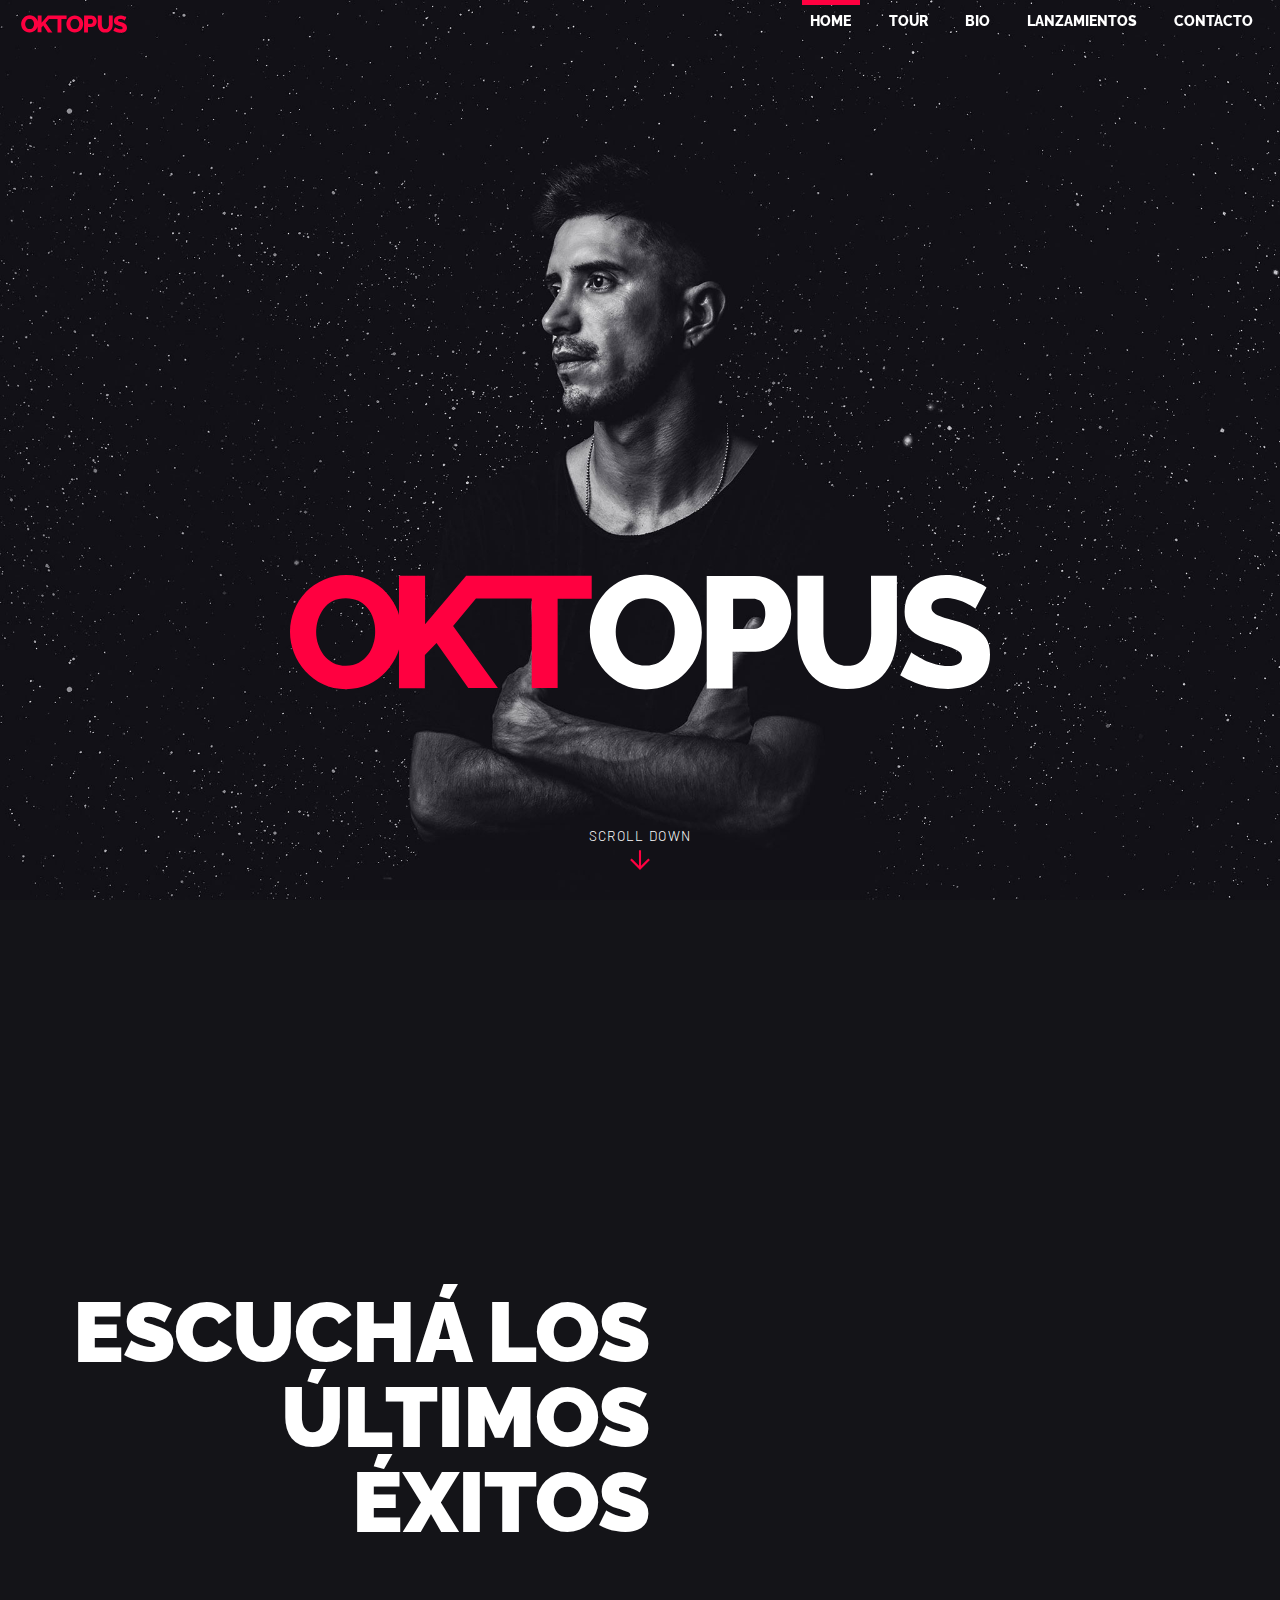
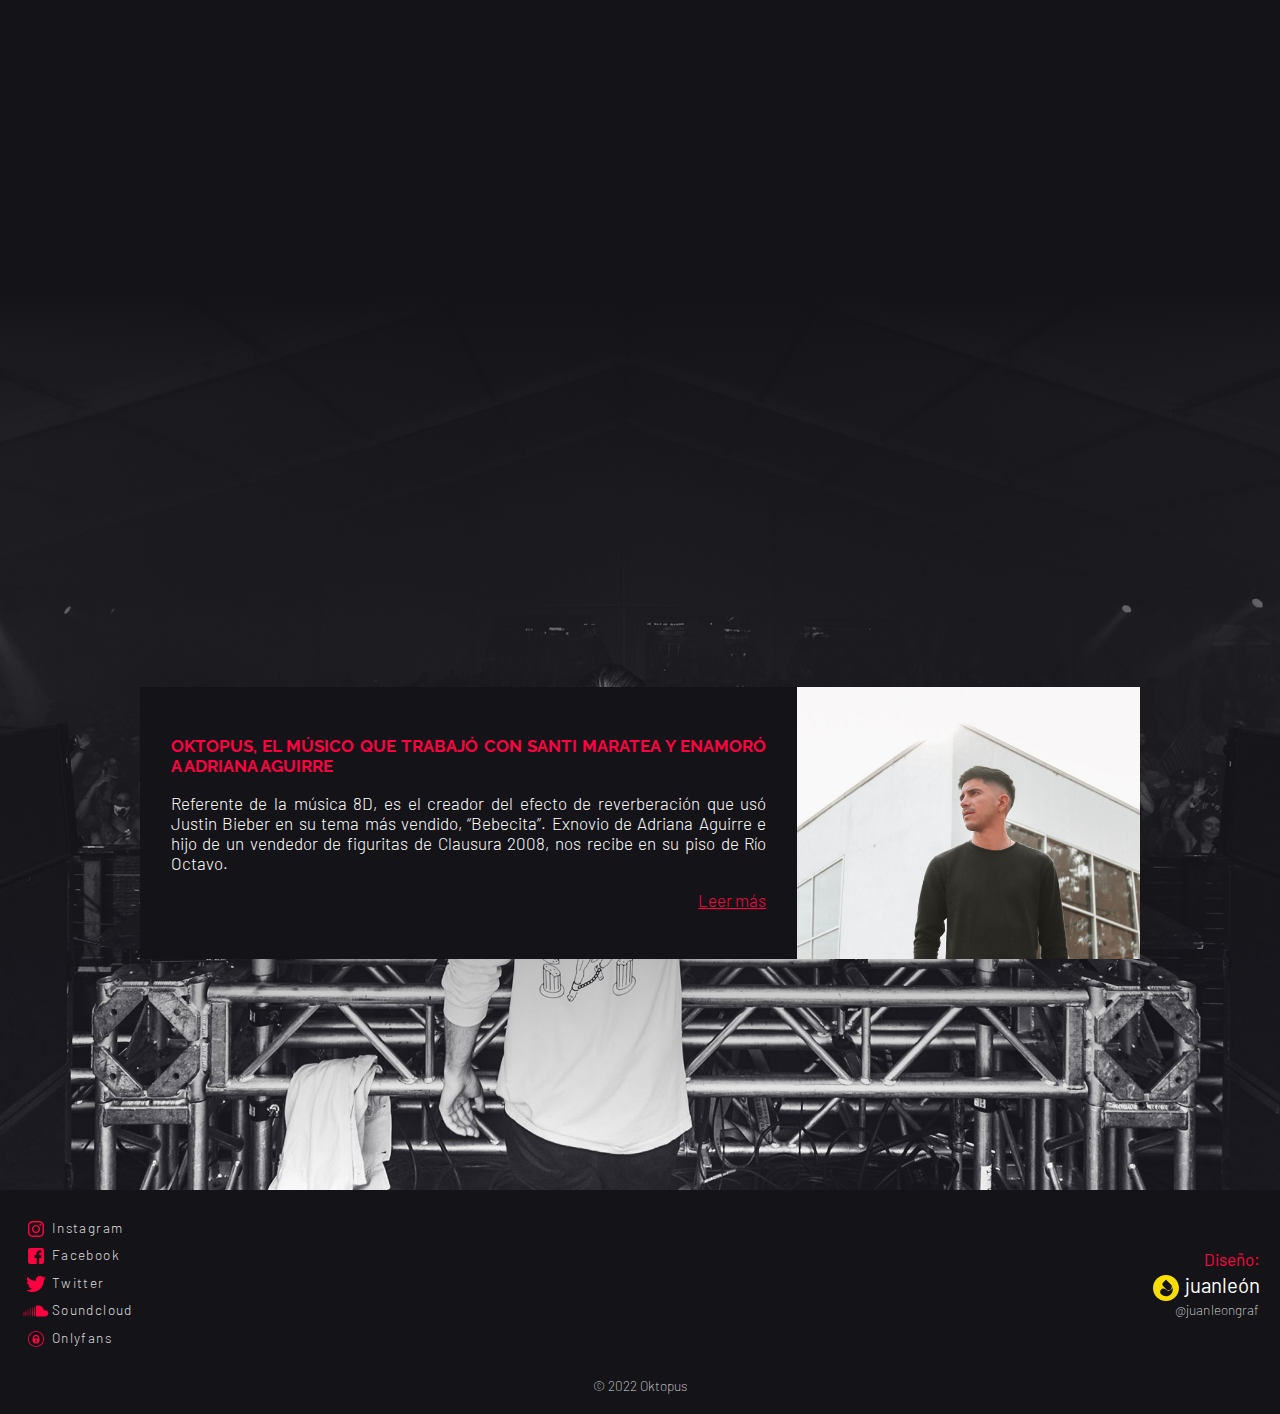
<file: index.html>
<!DOCTYPE html>
<html lang="en">
<head>
    <meta charset="UTF-8">
    <meta http-equiv="X-UA-Compatible" content="IE=edge">
    <meta name="viewport" content="width=device-width, initial-scale=1.0">
	<!-- SEO -->
	<meta name="description" content="Sitio web oficial de Oktopus. Desde Río Octavo, al mundo entero. Seguilo en sus redes! ">
	<meta name="keywords" content="dj, oktopus, octavio, ochoa, argentina, artista, musica">
    <title>Oktopus | Sitio Oficial</title>
	<link rel="Icon" href="assets/img/favicon.png">

	<!-- tipografias -->
	<link rel="preconnect" href="https://fonts.googleapis.com">
	<link rel="preconnect" href="https://fonts.gstatic.com" crossorigin>
	<link href="https://fonts.googleapis.com/css2?family=Raleway:wght@400;700;800;900&display=swap" rel="stylesheet">
	<link href="https://fonts.googleapis.com/css2?family=Barlow:wght@200;300;400;500;600&display=swap" rel="stylesheet">

	<!-- estilo -->
	<link rel="stylesheet" href="css/main.css">
</head>

<body class="inicio">

	<!-- menu de navegacion -->
	<header class="headerMain">
		<nav>
			<img class="logoSm" src="assets/img/logo-okt-b.svg" alt="OKTOPUS">
			<input class="menuBtn" type="checkbox" id="menuBtn" />
  			<label class="menuIcon" for="menuBtn"><span class="navIcon"></span></label>
			<ul class="menu colorWhite raleway">
				<li class="menuItem selected"><a href="#">HOME</a></li>
				<li class="menuItem"><a href="pages/tour.html" class="noS">TOUR</a></li>
				<li class="menuItem"><a href="pages/bio.html" class="noS">BIO</a></li>
				<li class="menuItem"><a href="pages/lanzamientos.html" class="noS">LANZAMIENTOS</a></li>
				<li class="menuItem"><a href="pages/contacto.html" class="noS">CONTACTO</a></li>
			</ul>  
		</nav>
	</header>


	<!-- secciones del home -->
		<!-- portada -->
		<section class="container" id="sec1home">
			
			<div class="parallax" id="homeBg1"></div>
			<!-- logo de portada -->
			<h1 class="logoMain"><img src="assets/img/logo-okt-r.svg" alt="OKTOPUS"></h1>
			

			<!-- SCROLL -->
			<a class="scrollIconA" href="#sec2Home">
				<div class="scrollIcon">
					<p>SCROLL DOWN</p>
					<img src="assets/img/icons/arrowdown2.svg" alt="🡣">
				</div>
			</a>
		</section>

		<!-- un iframe con canciones spotify -->
		<section class="container" id="sec2Home">
			<div class="blackBar"></div>
			<article class="lastRels">
				<h2 class="colorWhite raleway">Escuchá los últimos éxitos</h2>
				<iframe style="border-radius:0px" src="https://open.spotify.com/embed/playlist/37i9dQZF1DX94qaYRnkufr?utm_source=generator&theme=0" width="100%" height="380" frameBorder="0" allowfullscreen="" allow="autoplay; clipboard-write; encrypted-media; fullscreen; picture-in-picture"></iframe>
			</article>
			</section>

		<!-- un link a una noticia -->
		<section class="container" id="sec3Home">
			<div class="noticia">
				<div class="notiFoto"></div>
				<article>
					<h2 class="raleway colorRed">Oktopus, el músico que trabajó con Santi Maratea y enamoró a Adriana Aguirre</h2>
					<p>
						Referente de la música 8D, es el creador del efecto de reverberación que usó Justin Bieber en su tema más vendido, “Bebecita”. Exnovio de Adriana Aguirre e hijo de un vendedor de figuritas de Clausura 2008, nos recibe en su piso de Río Octavo.
					</p>
					<a href="https://www.lanacion.com.ar/espectaculos/maxi-trusso-nid2155950/" target="blank" class="underline colorRed">Leer más</a>
				</article>
			</div>
		</section>


	<!-- footer con hipervinculos -->
	<footer>
		<div class="foot1">

			<!-- redes del artista -->
			<ul class="redes">
				<li class="itemRed colorGray"><img src="assets/img/icons/igicon.svg" alt="Logo IG"><a href="https://www.instagram.com/8cho.oficial/?hl=es-la" target="_blank">Instagram</a></li>			
				<li class="itemRed colorGray"><img src="assets/img/icons/fbicon.svg" alt="Logo FB"><a href="https://www.facebook.com/8cho-Senpai-779330635523378/" target="_blank">Facebook</a></li>
				<li class="itemRed colorGray"><img src="assets/img/icons/twicon.svg" alt="Logo TW"><a href="https://twitter.com/8chooficial?lang=es" target="_blank">Twitter</a></li>
				<li class="itemRed colorGray"><img src="assets/img/icons/scicon.svg" alt="Logo SC"><a href="https://soundcloud.com/ochoalg" target="_blank">Soundcloud</a></li>
				<li class="itemRed colorGray"><img src="assets/img/icons/oficon.svg" alt="Logo OF"><a href="https://www.tvynovelas.com/__export/1622136827558/sites/tvynovelas/img/historico/2021/03/nino-oxxo-viral.jpg_423682103.jpg" id="easterEgg" target="_blank">Onlyfans</a></li>
			</ul>

			<!-- informacion del diseño -->
			<div class="dataDiseno">
				<div class="colorRed">Diseño:</div>
				<div class="data2">
					<a href="https://www.google.com/search?q=sitio+web+de+juan+leon&rlz=1C1ALOY_esAR977AR977&oq=sitio+web+de+juan+leon&aqs=chrome..69i57j33i22i29i30l2.6697j0j4&sourceid=chrome&ie=UTF-8" target="_blank"><img src="assets/img/icons/logojl.svg" alt="Logo"> juanleón</a>
				</div>
				<div class="data3 colorGray"><a href="https://www.instagram.com/juanleongraf/?hl=es" target="_blank">@juanleongraf</a></div>
			</div>
		</div>

		<div class="foot2 colorGray">

			<!-- alguna frase random -->
			<p>
				© 2022 Oktopus
			</p>	
		</div>
	</footer>

</div>
</body>
</html>
</file>
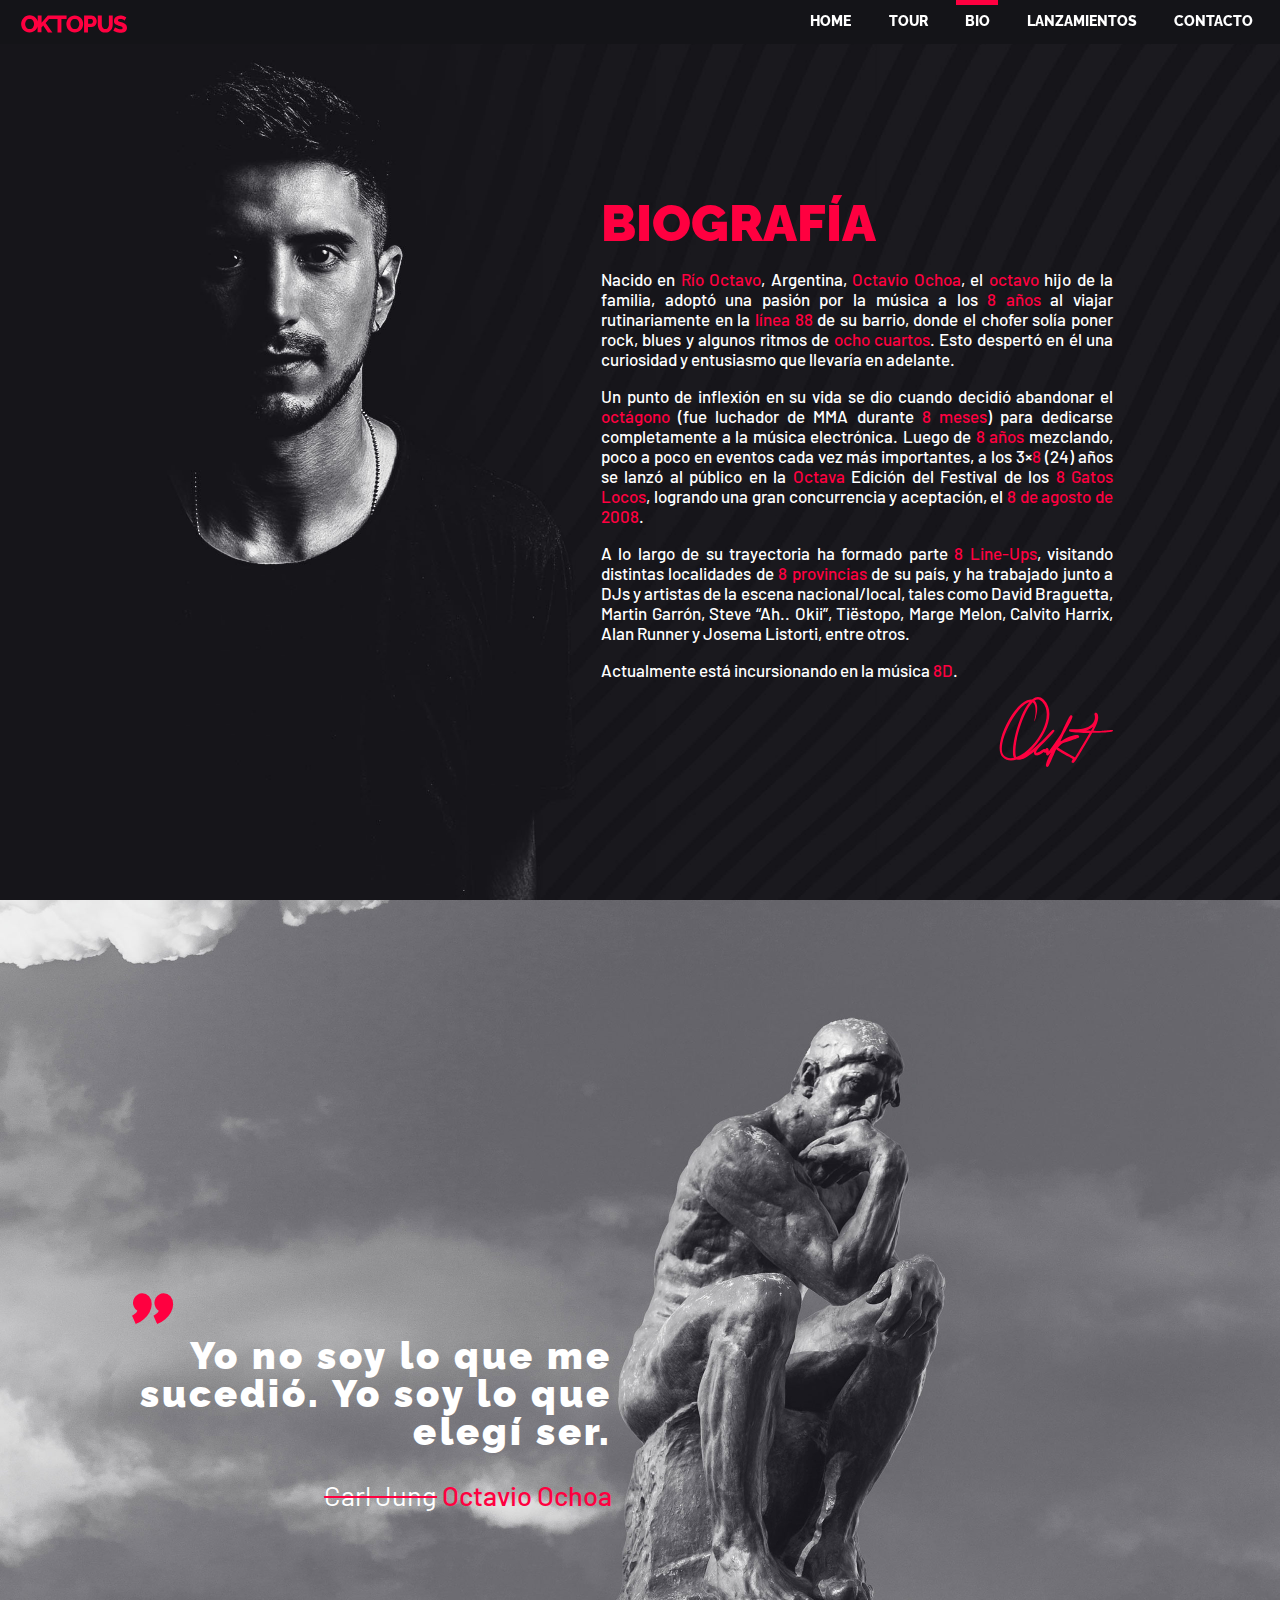
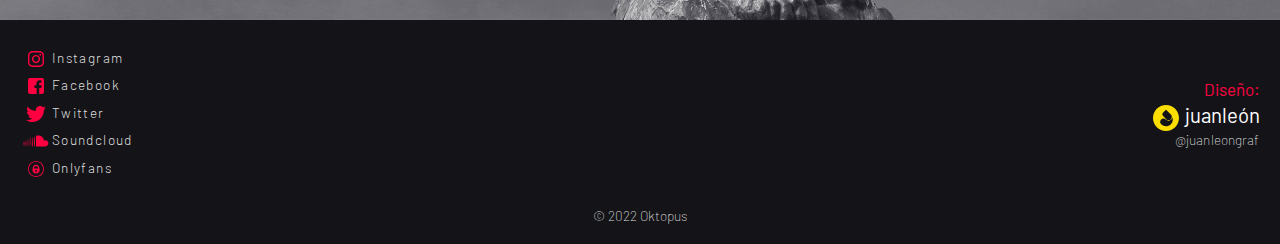
<file: pages/bio.html>
<!DOCTYPE html>
<html lang="en">
<head>
	<meta charset="UTF-8">
	<meta http-equiv="X-UA-Compatible" content="IE=edge">
	<meta name="viewport" content="width=device-width, initial-scale=1.0">
	<!-- SEO -->
	<meta name="description" content="Biografía de Octavio Ochoa, A.K.A.: Oktopus. Conocé a Oktopus.">
	<meta name="keywords" content="oktopus, octavio, ochoa, biografia, bio, musica">
	<title>Biografía | Oktopus, Sitio Oficial</title>
	<link rel="Icon" href="../assets/img/favicon.png">
	
	<!-- tipografias -->
	<link rel="preconnect" href="https://fonts.googleapis.com">
	<link rel="preconnect" href="https://fonts.gstatic.com" crossorigin>
	<link href="https://fonts.googleapis.com/css2?family=Raleway:wght@400;700;800;900&display=swap" rel="stylesheet">
	<link href="https://fonts.googleapis.com/css2?family=Barlow:wght@200;300;400;500;600&display=swap" rel="stylesheet">
	<link href="https://fonts.googleapis.com/css2?family=Barlow+Semi+Condensed:ital,wght@0,400;0,500;1,500&display=swap" rel="stylesheet">
	<link href="https://fonts.googleapis.com/css2?family=Catamaran:wght@400;500;600;700;800&display=swap" rel="stylesheet">
	
	<!-- estilo -->
	<link rel="stylesheet" href="../css/main.css">
</head>

<body>
	
    <!-- menu de navegacion -->
	<header class="headerMain">
		<nav>
			<img class="logoSm" src="../assets/img/logo-okt-b.svg" alt="OKTOPUS">
			<input class="menuBtn" type="checkbox" id="menuBtn" />
  			<label class="menuIcon" for="menuBtn"><span class="navIcon"></span></label>
			<ul class="menu colorWhite raleway">
				<li class="menuItem"><a href="../index.html" class="noS">HOME</a></li>
				<li class="menuItem"><a href="tour.html" class="noS">TOUR</a></li>
				<li class="menuItem selected"><a href="#">BIO</a></li>
				<li class="menuItem"><a href="lanzamientos.html" class="noS">LANZAMIENTOS</a></li>
				<li class="menuItem"><a href="contacto.html" class="noS">CONTACTO</a></li>
			</ul>  
		</nav>
	</header>

	<!-- secciones de bio -->

	<section id="sec1Bio">

		<div class="blackBar"></div>

		<div class="bio">
			<article>
				<h1 class="raleway colorRed">BIOGRAFÍA</h1>
				<p>Nacido en <span class="bold colorRed">Río Octavo</span class="bold colorRed">, Argentina, <span class="bold colorRed">Octavio Ochoa</span class="bold colorRed">, el <span class="bold colorRed">octavo</span class="bold colorRed"> hijo de la familia, adoptó una pasión por la música a los <span class="bold colorRed">8 años</span class="bold colorRed"> al viajar rutinariamente en la <span class="bold colorRed">línea 88</span class="bold colorRed"> de su barrio, donde el chofer solía poner rock, blues y algunos ritmos de <span class="bold colorRed">ocho cuartos</span class="bold colorRed">. Esto despertó en él una curiosidad y entusiasmo que llevaría en adelante.</p>
				<p>Un punto de inflexión en su vida se dio cuando decidió abandonar el <span class="bold colorRed">octágono</span class="bold colorRed"> (fue luchador de MMA durante <span class="bold colorRed">8 meses</span class="bold colorRed">) para dedicarse completamente a la música electrónica. Luego de <span class="bold colorRed">8 años</span class="bold colorRed"> mezclando, poco a poco en eventos cada vez más importantes, a los 3×<span class="bold colorRed">8</span class="bold colorRed"> (24) años se lanzó al público en la <span class="bold colorRed">Octava</span class="bold colorRed"> Edición del Festival de los <span class="bold colorRed">8 Gatos Locos</span class="bold colorRed">, logrando una gran concurrencia y aceptación, el <span class="bold colorRed">8 de agosto de 2008</span class="bold colorRed">.</p>
				<p>A lo largo de su trayectoria ha formado parte <span class="bold colorRed">8 Line-Ups</span class="bold colorRed">, visitando distintas localidades de <span class="bold colorRed">8 provincias</span class="bold colorRed"> de su país, y ha trabajado junto a DJs y artistas de la escena nacional/local, tales como David Braguetta, Martin Garrón, Steve “Ah.. Okii”, Tiëstopo, Marge Melon, Calvito Harrix, Alan Runner y Josema Listorti, entre otros.</p>
				<p>Actualmente está incursionando en la música <span class="bold colorRed">8D</span class="bold colorRed">.</p>
			</article>
			<img class="firma" src="../assets/img/icons/signature.svg" alt="Octavito Ochoa">
		</div>


	</section>

	<section id="sec2bio">
		<div class="contFrase">
			<div class="colorRed">"</div>
			<article class="altaFrase">
				<cite class="raleway"> <span class="colorRed">"</span> Yo no soy lo que me sucedió. Yo soy lo que elegí ser.</cite>
			</article>
			<p class="autor"><span>Carl Jung</span>  Octavio Ochoa</p>
		</div>
	</section>

	<!-- footer con hipervinculos -->
	<footer>
		<div class="foot1">

			<!-- redes del artista -->
			<ul class="redes">
				<li class="itemRed colorGray"><img src="../assets/img/icons/igicon.svg" alt="Logo IG"><a href="https://www.instagram.com/8cho.oficial/?hl=es-la" target="_blank">Instagram</a></li>			
				<li class="itemRed colorGray"><img src="../assets/img/icons/fbicon.svg" alt="Logo FB"><a href="https://www.facebook.com/8cho-Senpai-779330635523378/" target="_blank">Facebook</a></li>
				<li class="itemRed colorGray"><img src="../assets/img/icons/twicon.svg" alt="Logo TW"><a href="https://twitter.com/8chooficial?lang=es" target="_blank">Twitter</a></li>
				<li class="itemRed colorGray"><img src="../assets/img/icons/scicon.svg" alt="Logo SC"><a href="https://soundcloud.com/ochoalg" target="_blank">Soundcloud</a></li>
				<li class="itemRed colorGray"><img src="../assets/img/icons/oficon.svg" alt="Logo OF"><a  id="easterEgg" href="https://www.tvynovelas.com/__export/1622136827558/sites/tvynovelas/img/historico/2021/03/nino-oxxo-viral.jpg_423682103.jpg" target="_blank">Onlyfans</a></li>
			</ul>

			<!-- informacion del diseño -->
			<div class="dataDiseno">
				<div class="colorRed">Diseño:</div>
				<div class="data2">
					<a href="https://www.google.com/search?q=sitio+web+de+juan+leon&rlz=1C1ALOY_esAR977AR977&oq=sitio+web+de+juan+leon&aqs=chrome..69i57j33i22i29i30l2.6697j0j4&sourceid=chrome&ie=UTF-8" target="_blank"><img src="../assets/img/icons/logojl.svg" alt="Logo"> juanleón</a>
				</div>
				<div class="data3 colorGray"><a href="https://www.instagram.com/juanleongraf/?hl=es" target="_blank">@juanleongraf</a></div>
			</div>
		</div>

		<div class="foot2 colorGray">

			<!-- alguna frase random -->
			<p>
				© 2022 Oktopus
			</p>	
		</div>
	</footer>

</body>
</html>
</file>
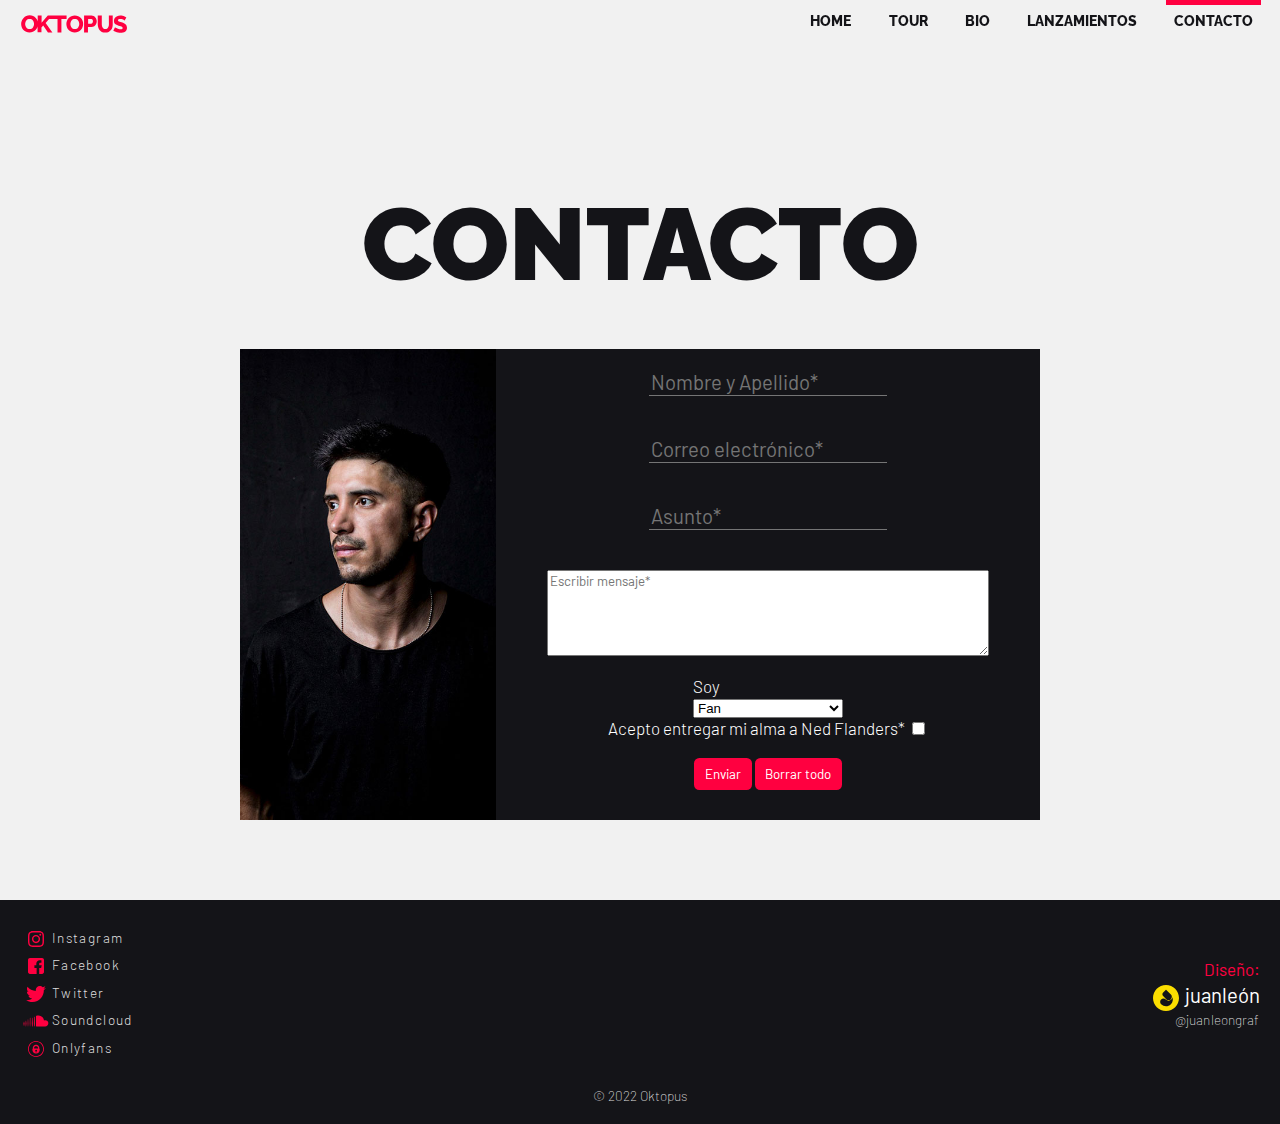
<file: pages/contacto.html>
<!DOCTYPE html>
<html lang="en">
<head>
    <meta charset="UTF-8">
    <meta http-equiv="X-UA-Compatible" content="IE=edge">
    <meta name="viewport" content="width=device-width, initial-scale=1.0">
	<!-- SEO -->
	<meta name="description" content="Contactate con Oktopus. Enviale un mensaje.">
	<meta name="keywords" content="oktopus, octavio, ochoa, contacto, enviar, mensaje">
    <title>Contacto | Oktopus, Sitio Oficial</title>
	<link rel="Icon" href="../assets/img/favicon.png">
	
	<!-- tipografias -->
	<link rel="preconnect" href="https://fonts.googleapis.com">
	<link rel="preconnect" href="https://fonts.gstatic.com" crossorigin>
	<link href="https://fonts.googleapis.com/css2?family=Raleway:wght@400;700;800;900&display=swap" rel="stylesheet">
	<link href="https://fonts.googleapis.com/css2?family=Barlow:wght@200;300;400;500;600&display=swap" rel="stylesheet">
	<link href="https://fonts.googleapis.com/css2?family=Barlow+Semi+Condensed:ital,wght@0,400;0,500;1,500&display=swap" rel="stylesheet">
	
	<!-- estilo -->
	<link rel="stylesheet" href="../css/main.css">
</head>

<body class="contact">
	
        <!-- menu de navegacion -->
	<header class="headerMain">
		<nav>
			<img class="logoSm" src="../assets/img/logo-okt-b.svg" alt="OKTOPUS">
			<input class="menuBtn" type="checkbox" id="menuBtn" />
  			<label class="menuIcon" for="menuBtn"><span class="navIcon"></span></label>
			<ul class="menu colorWhite raleway">
				<li class="menuItem colorBlack"><a href="../index.html" class="noS">HOME</a></li>
				<li class="menuItem colorBlack"><a href="tour.html" class="noS">TOUR</a></li>
				<li class="menuItem colorBlack"><a href="bio.html" class="noS">BIO</a></li>
				<li class="menuItem colorBlack"><a href="lanzamientos.html" class="noS">LANZAMIENTOS</a></li>
				<li class="menuItem colorBlack selected"><a href="#">CONTACTO</a></li>
			</ul>  
		</nav>
	</header>

	<!-- formulario -->
	<section class="sec1Contact">

		<div class="whiteBack"></div>

		<h1 class="raleway colorBlack">Contacto</h1>

		<article class="gridForm">
			<div class="fotitoCont"></div>

			<form class="form">

				<div class="flexForm1">
					<input class="completar" type="text" placeholder="Nombre y Apellido*" name="name" required>
					<input class="completar" type="email" placeholder="Correo electrónico*" name="email" required>
					<input class="completar" type="text" placeholder="Asunto*" name="subject" required>
					<textarea class="mensaje" placeholder="Escribir mensaje*"></textarea>
					<div>
						<p>Soy</p>
						<select name="type" required> 
							<option value="fan">Fan</option>
							<option value="producer">Productor/a</option>
							<option value="label">Un Sello Discográfico</option>
						</select>
					</div>
					<div>Acepto entregar mi alma a Ned Flanders*
					<input type="checkbox" name="acepta" value="1" required></div>
					<br>
				</div>
				<div class="botones">
					<input class="button" type="submit" value="Enviar">
					<input class="button" type="reset" value="Borrar todo">
				</div>
				
			</form>

		</article>

	</section>

	<!-- footer con hipervinculos -->
	<footer>
		<div class="foot1">

			<!-- redes del artista -->
			<ul class="redes">
				<li class="itemRed colorGray"><img src="../assets/img/icons/igicon.svg" alt="Logo IG"><a href="https://www.instagram.com/8cho.oficial/?hl=es-la" target="_blank">Instagram</a></li>			
				<li class="itemRed colorGray"><img src="../assets/img/icons/fbicon.svg" alt="Logo FB"><a href="https://www.facebook.com/8cho-Senpai-779330635523378/" target="_blank">Facebook</a></li>
				<li class="itemRed colorGray"><img src="../assets/img/icons/twicon.svg" alt="Logo TW"><a href="https://twitter.com/8chooficial?lang=es" target="_blank">Twitter</a></li>
				<li class="itemRed colorGray"><img src="../assets/img/icons/scicon.svg" alt="Logo SC"><a href="https://soundcloud.com/ochoalg" target="_blank">Soundcloud</a></li>
				<li class="itemRed colorGray"><img src="../assets/img/icons/oficon.svg" alt="Logo OF"><a href="https://www.tvynovelas.com/__export/1622136827558/sites/tvynovelas/img/historico/2021/03/nino-oxxo-viral.jpg_423682103.jpg" id="easterEgg" target="_blank">Onlyfans</a></li>
			</ul>

			<!-- informacion del diseño -->
			<div class="dataDiseno">
				<div class="colorRed">Diseño:</div>
				<div class="data2">
					<a href="https://www.google.com/search?q=sitio+web+de+juan+leon&rlz=1C1ALOY_esAR977AR977&oq=sitio+web+de+juan+leon&aqs=chrome..69i57j33i22i29i30l2.6697j0j4&sourceid=chrome&ie=UTF-8" target="_blank"><img src="../assets/img/icons/logojl.svg" alt="Logo"> juanleón</a>
				</div>
				<div class="data3 colorGray"><a href="https://www.instagram.com/juanleongraf/?hl=es" target="_blank">@juanleongraf</a></div>
			</div>
		</div>

		<div class="foot2 colorGray">

			<!-- alguna frase random -->
			<p>
				© 2022 Oktopus
			</p>	
		</div>
	</footer>

</body>
</html>
</file>
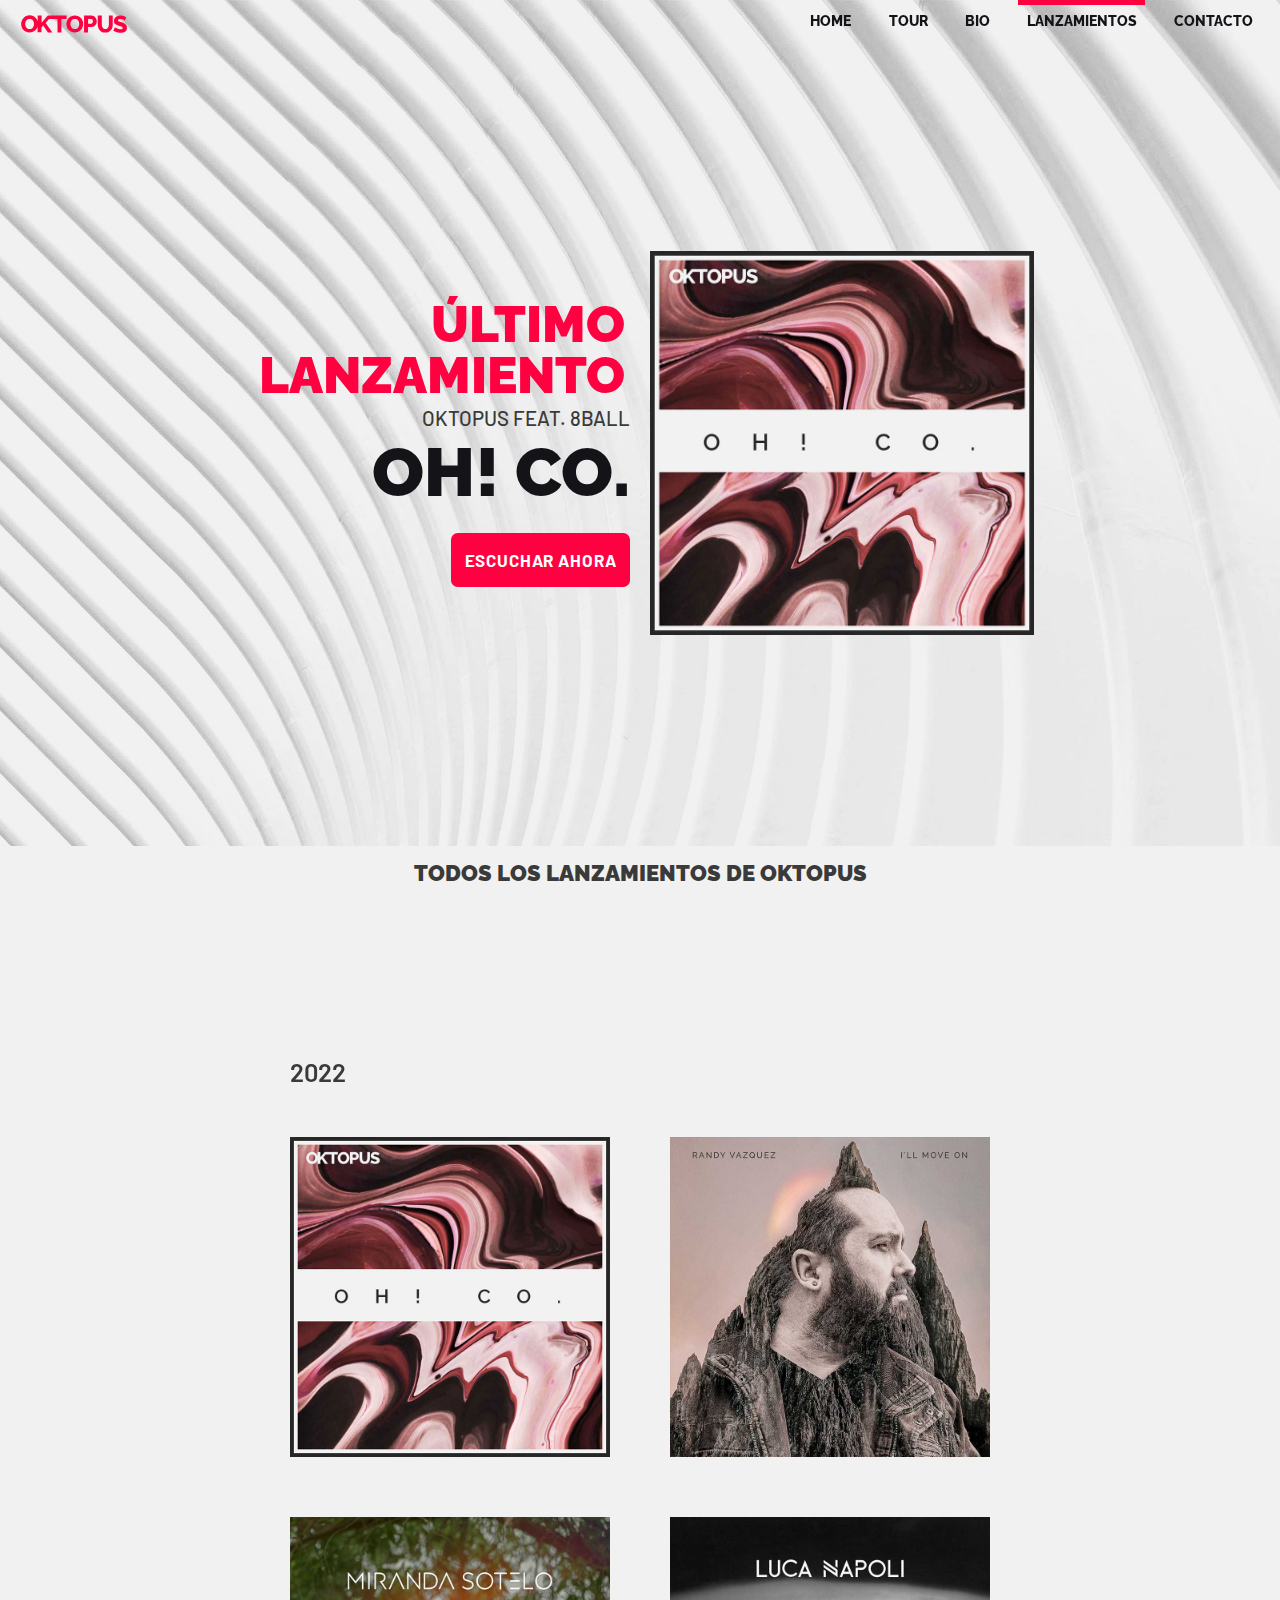
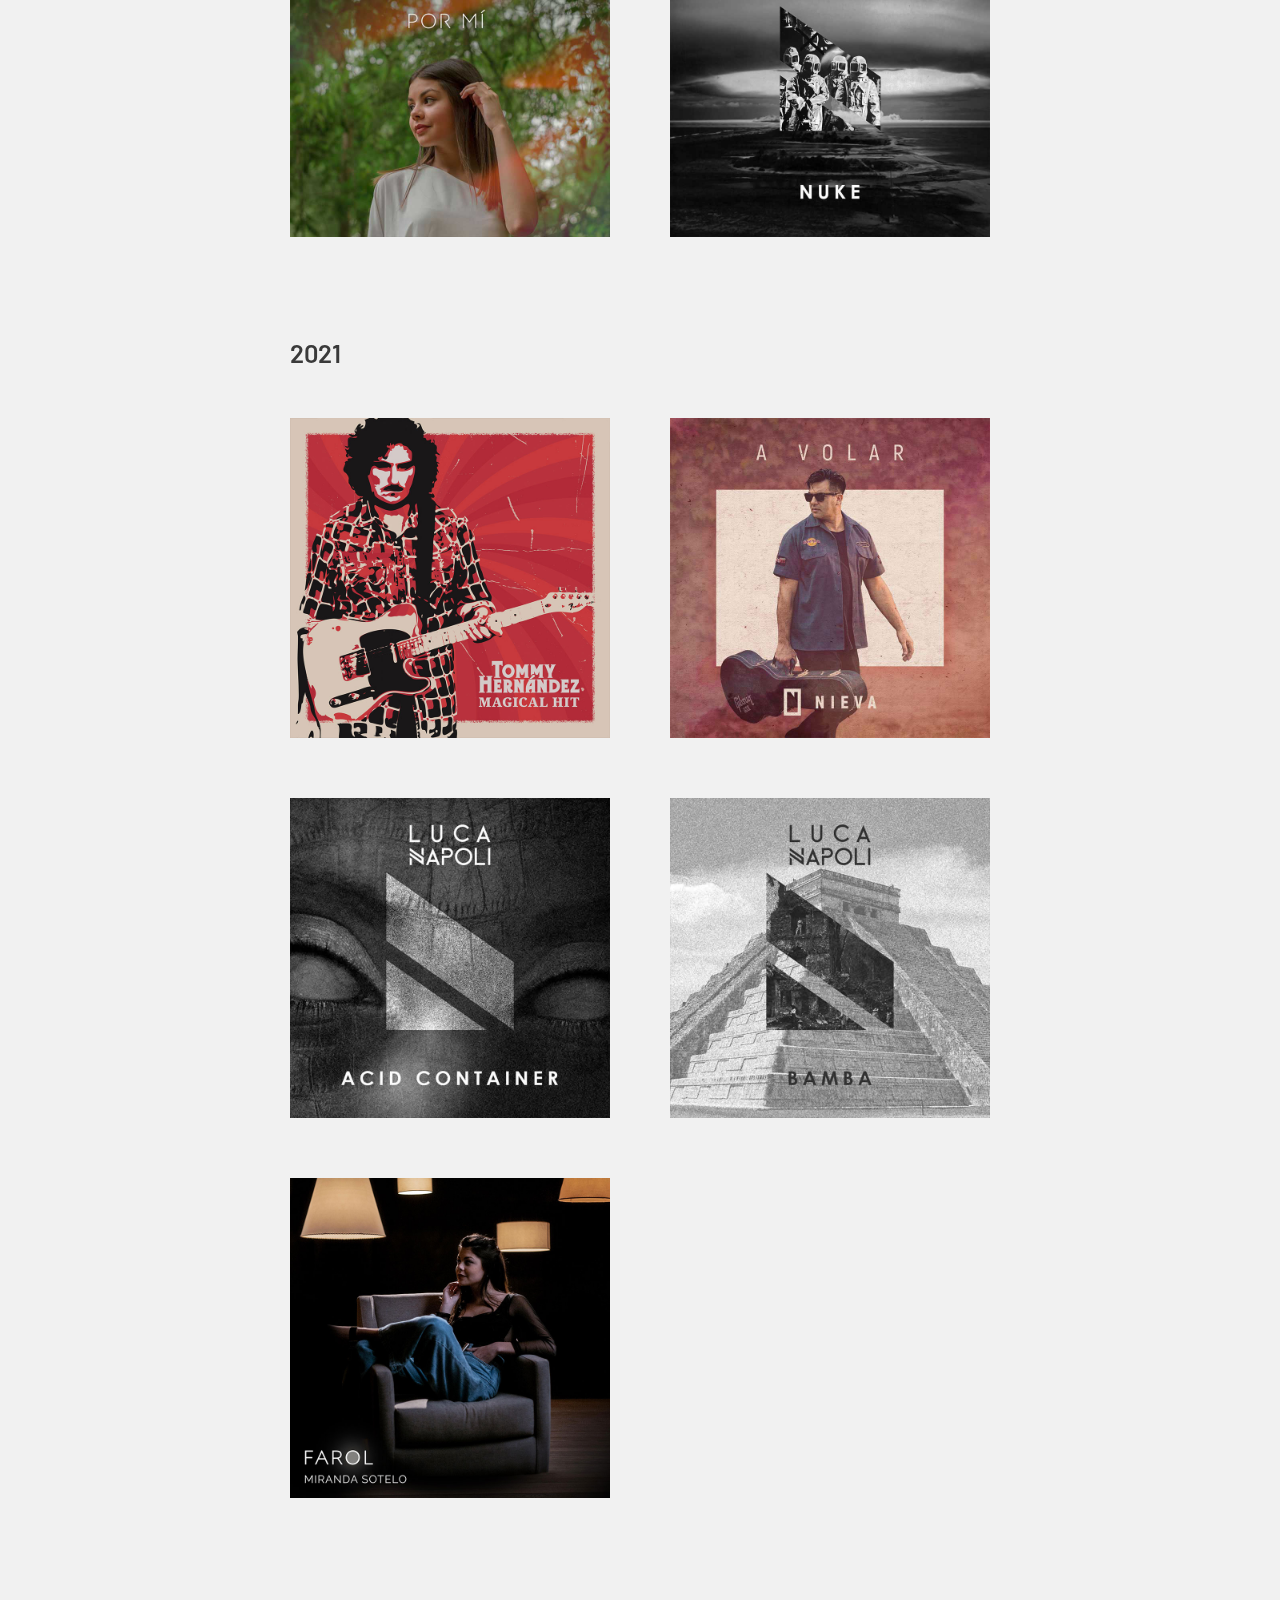
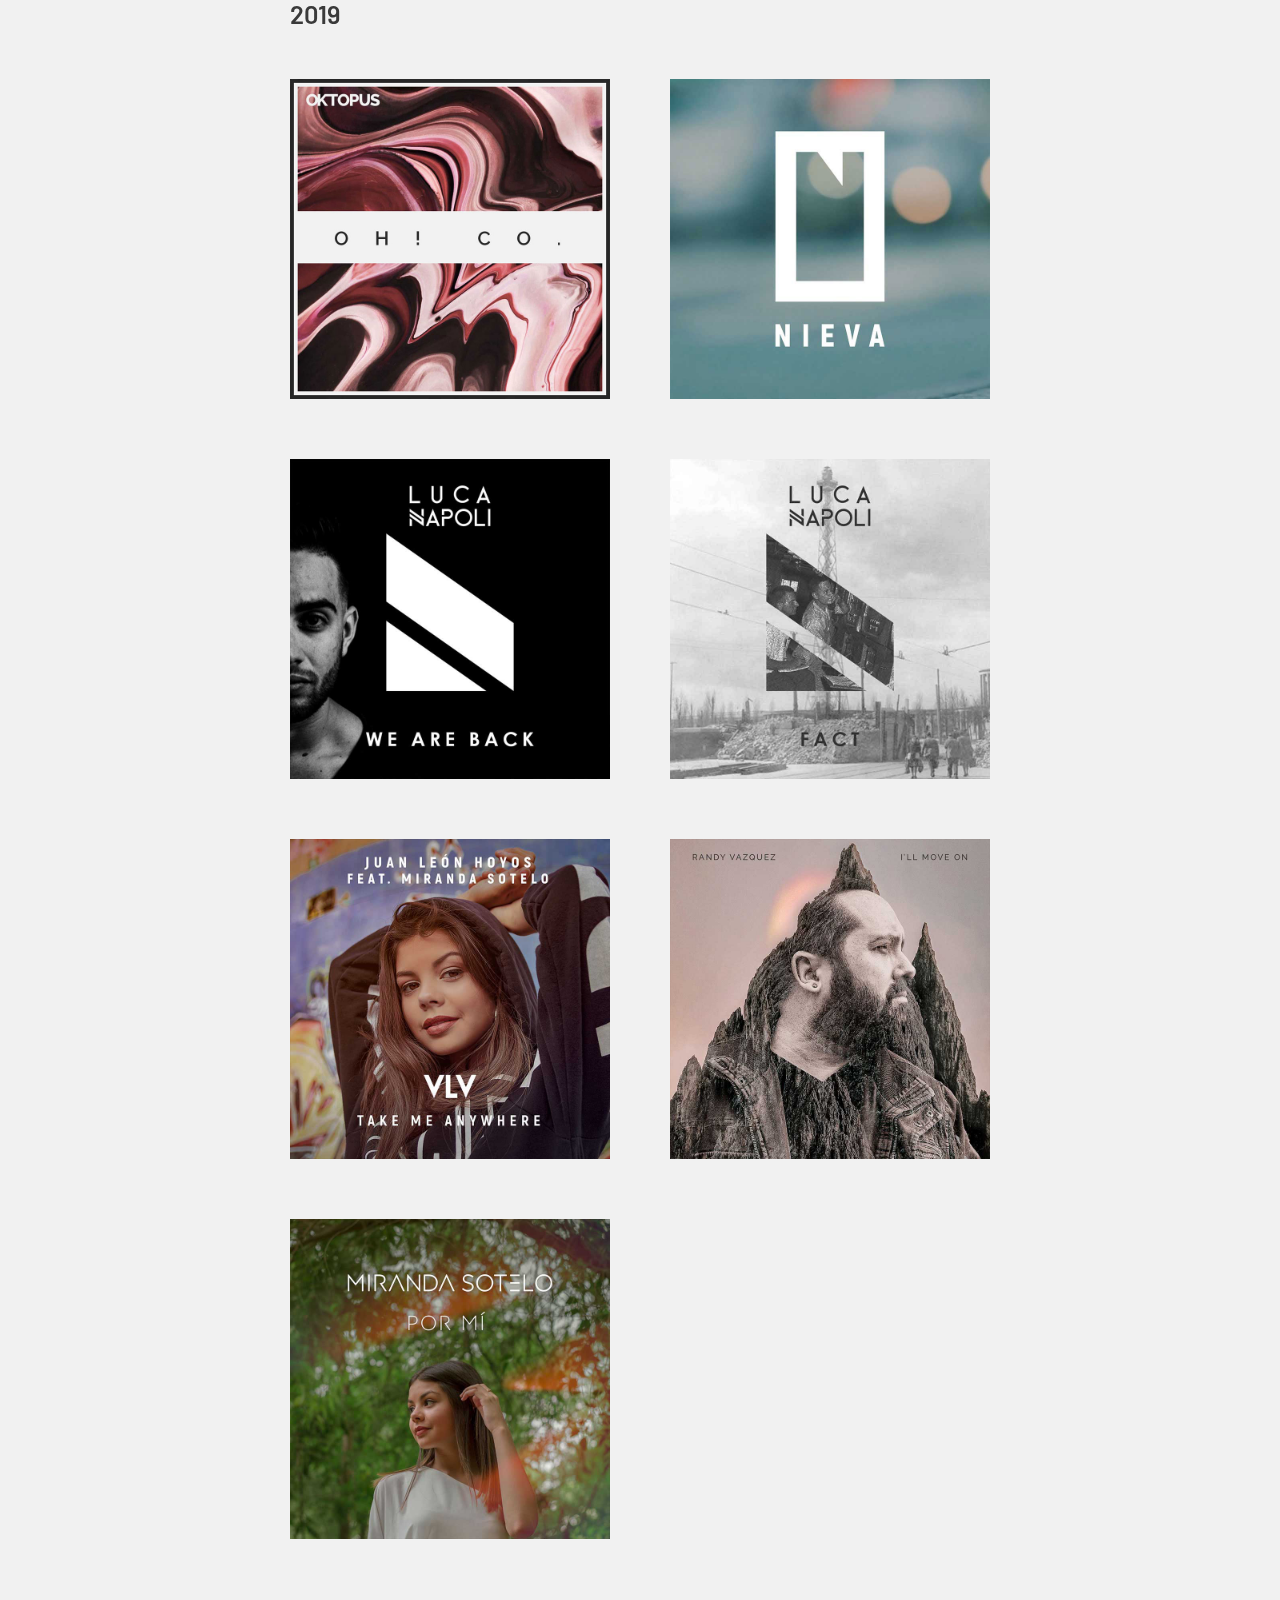
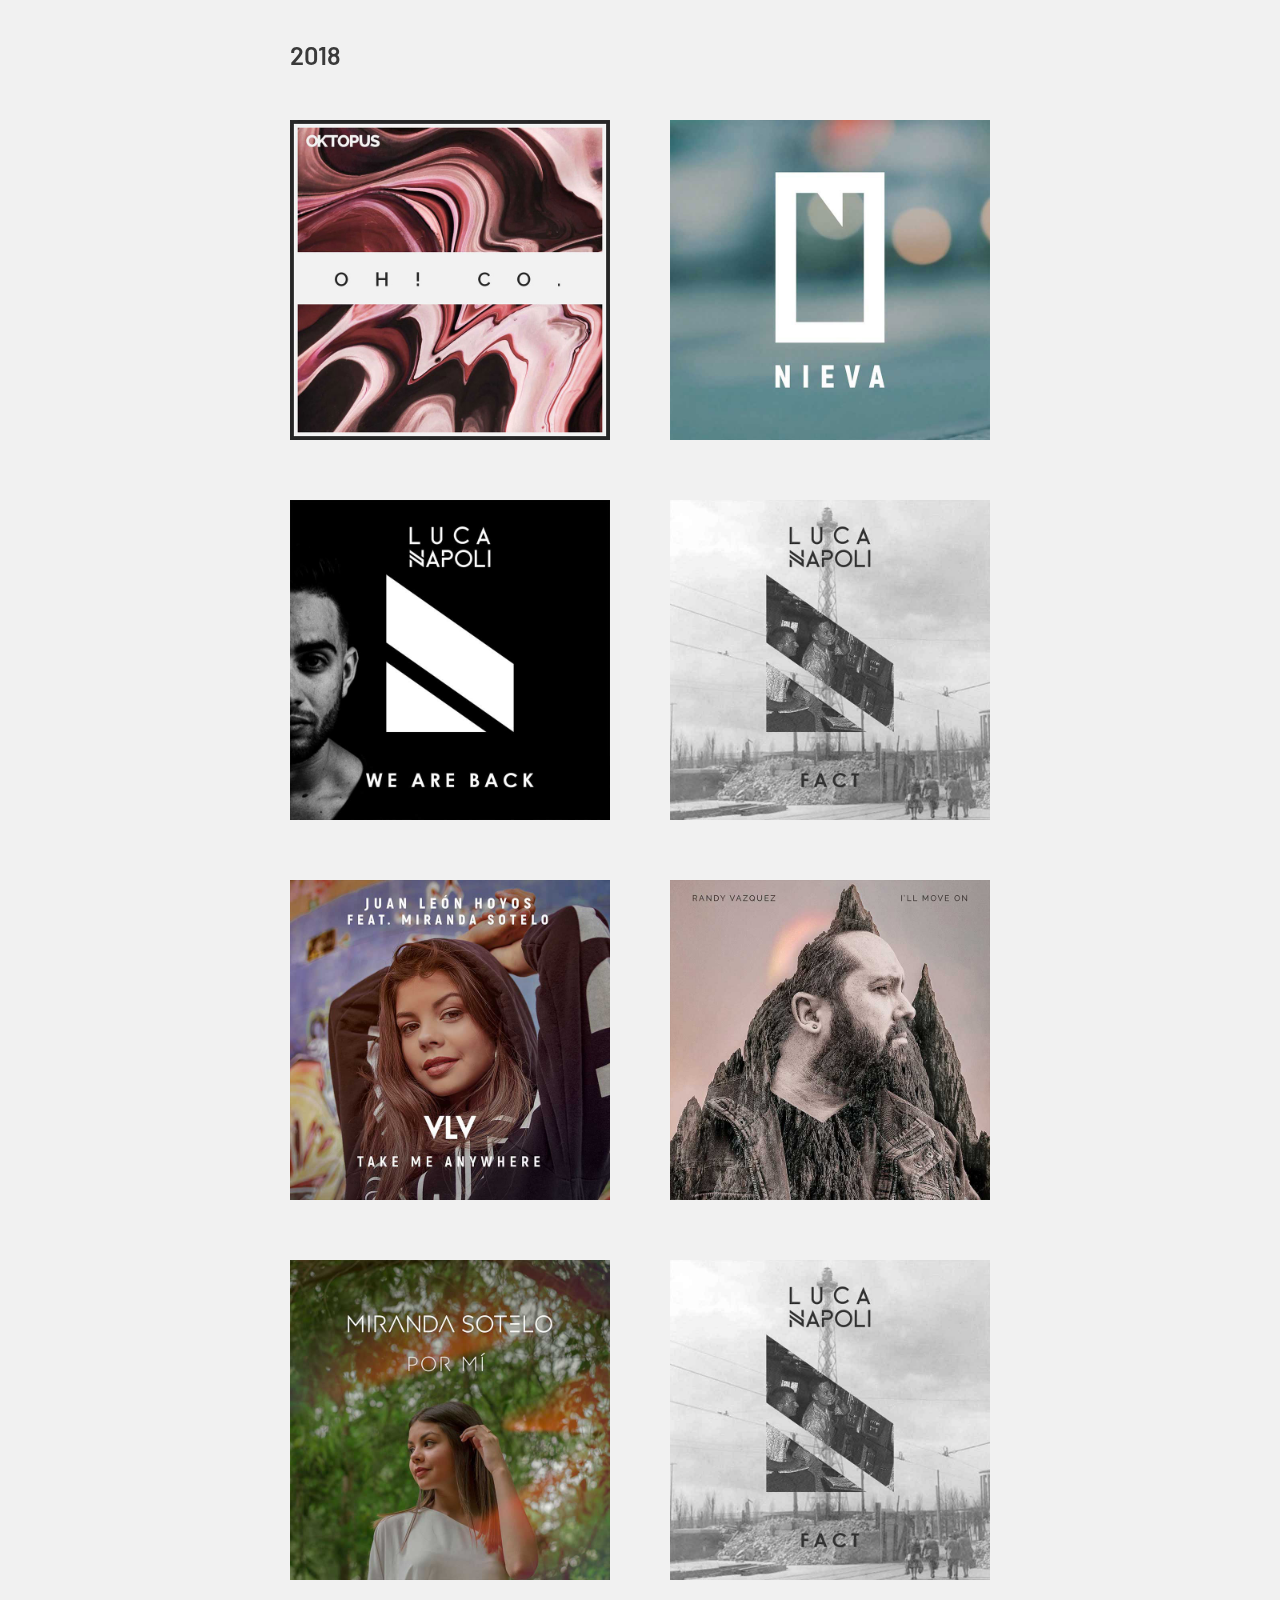
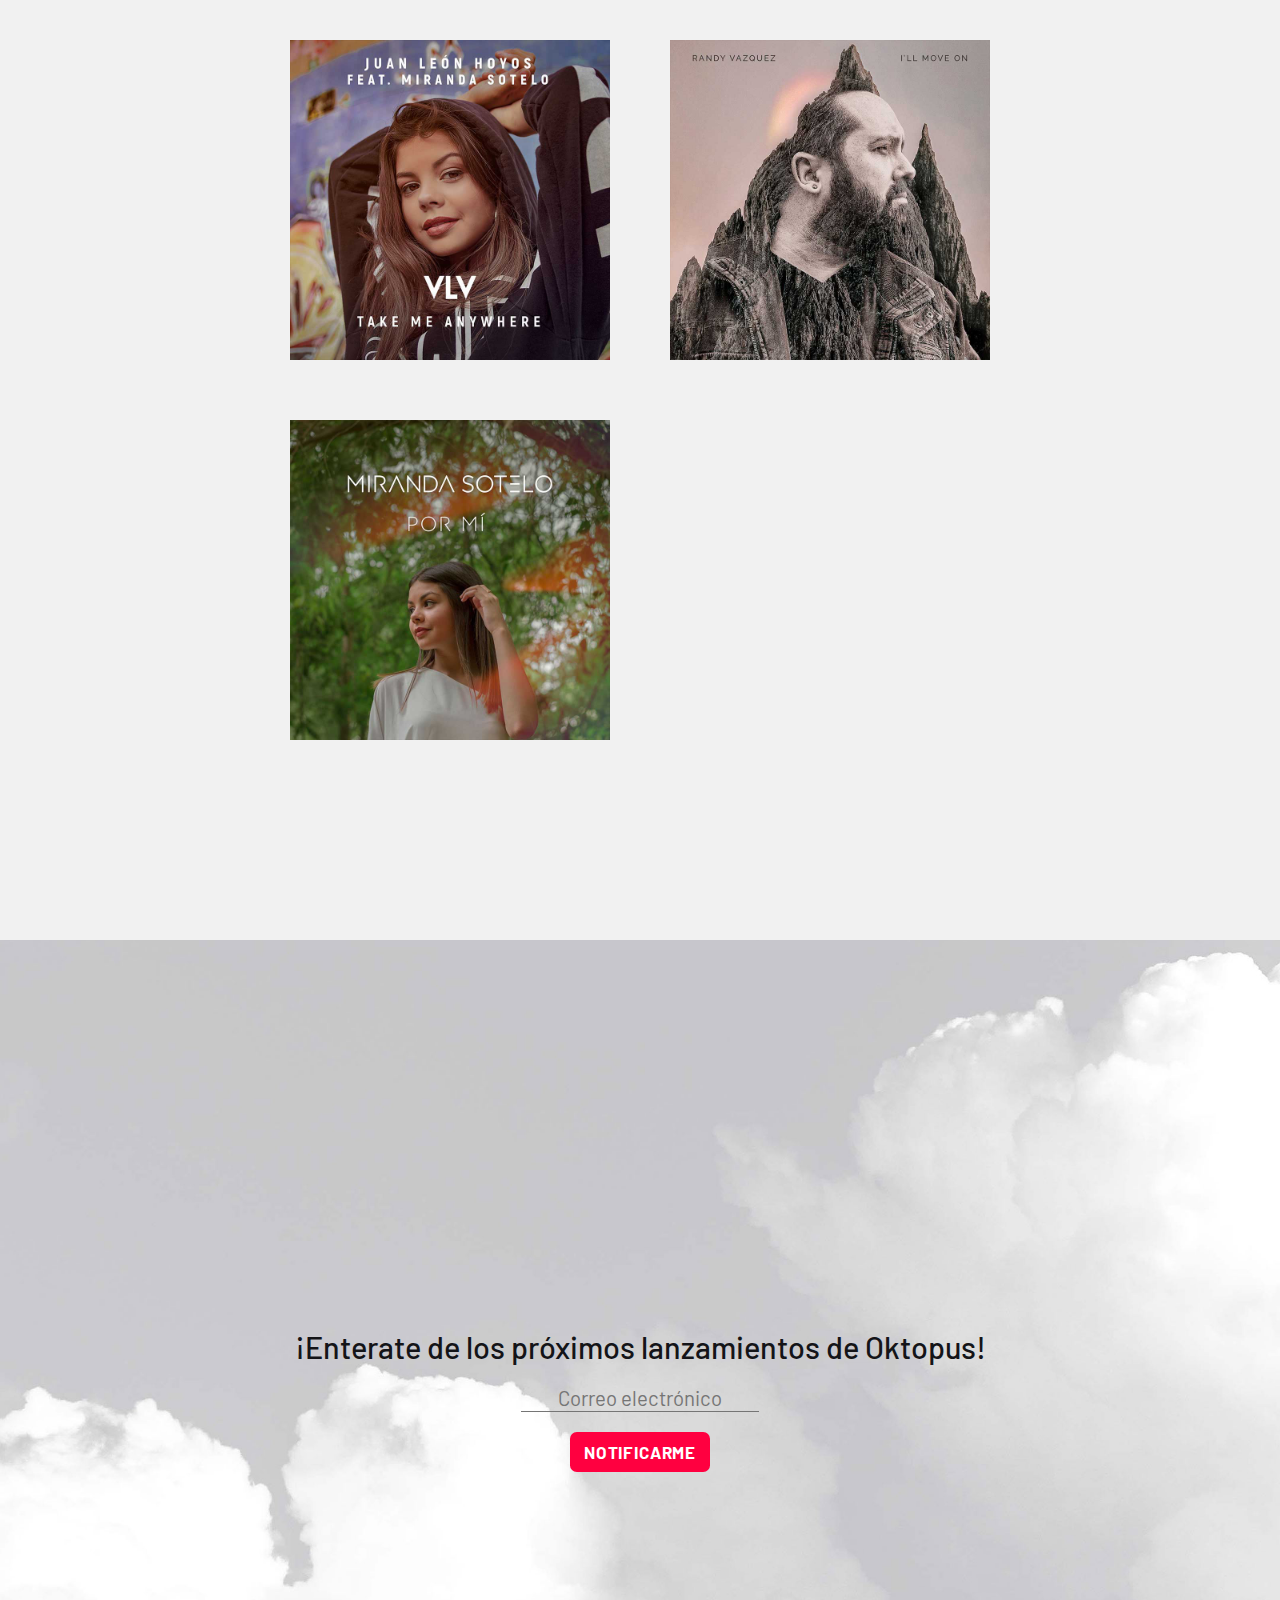
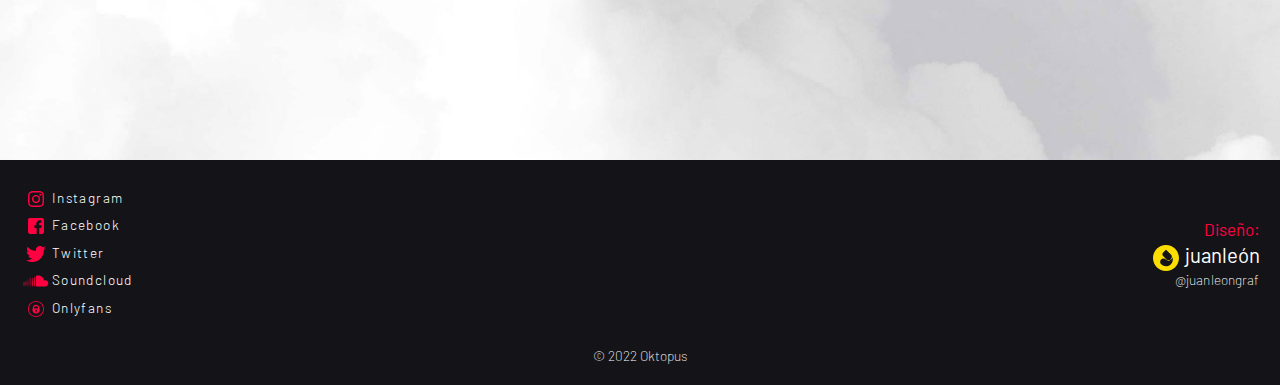
<file: pages/lanzamientos.html>
<!DOCTYPE html>
<html lang="en">
<head>
	<meta charset="UTF-8">
	<meta http-equiv="X-UA-Compatible" content="IE=edge">
	<meta name="viewport" content="width=device-width, initial-scale=1.0">
	<!-- SEO -->
	<meta name="description" content="Todos los lanzamientos de Oktopus. Desde sus comienzos hasta el estrellato. No te pierdas ninguno.">
	<meta name="keywords" content="oktopus, octavio, ochoa, discos, lanzamientos, canciones">
	<title>Lanzamientos | Oktopus, Sitio Oficial</title>
	<link rel="Icon" href="../assets/img/favicon.png">
	
	<!-- tipografias -->
	<link rel="preconnect" href="https://fonts.googleapis.com">
	<link rel="preconnect" href="https://fonts.gstatic.com" crossorigin>
	<link href="https://fonts.googleapis.com/css2?family=Raleway:wght@400;700;800;900&display=swap" rel="stylesheet">
	<link href="https://fonts.googleapis.com/css2?family=Barlow:wght@200;300;400;500;600&display=swap" rel="stylesheet">
	<link href="https://fonts.googleapis.com/css2?family=Barlow+Semi+Condensed:ital,wght@0,400;0,500;1,500&display=swap" rel="stylesheet">
	
	<!-- estilo -->
	<link rel="stylesheet" href="../css/main.css">
	</head>

<body class="lanzamientos">
    
	    <!-- menu de navegacion -->
	<header class="headerMain">
		<nav>
			<img class="logoSm" src="../assets/img/logo-okt-b.svg" alt="OKTOPUS">
			<input class="menuBtn" type="checkbox" id="menuBtn" />
  			<label class="menuIcon" for="menuBtn"><span class="navIcon"></span></label>
			<ul class="menu colorWhite raleway">
				<li class="menuItem colorBlack"><a href="../index.html" class="noS">HOME</a></li>
				<li class="menuItem colorBlack"><a href="tour.html" class="noS">TOUR</a></li>
				<li class="menuItem colorBlack"><a href="bio.html" class="noS">BIO</a></li>
				<li class="menuItem colorBlack selected"><a href="#">LANZAMIENTOS</a></li>
				<li class="menuItem colorBlack"><a href="contacto.html" class="noS">CONTACTO</a></li>
			</ul>  
		</nav>
	</header>

	<!-- ultimo lanzamiento -->

	<section class="sec1Lanz">
		
		<div class="sixtypx"></div>

		<div class="gridSec1Lanz">
			<div>
				<h2 class="raleway colorRed">ÚLTIMO LANZAMIENTO</h2>
				<h4 class="colorBlack">OKTOPUS FEAT. 8BALL</h4>
				<h3 class="raleway colorBlack">OH! CO.</h3>
				<a class="button nocond" href="#" target="blank">ESCUCHAR AHORA</a>
			</div>
			<img src="../assets/img/releases/oh-company.jpg" alt="Último Lanzamiento">
		</div>

		<div class="grayBack">
			<h1 class="raleway"><a href="#todos" >Todos los lanzamientos de Oktopus</a></h1>
		</div>


	</section>

	

	<!-- grid con discos separados por año -->

	<section class="sec2Lanz">

		<div class="whiteBack"></div>


		<div class="space"></div>
		<div class="space" id="todos"></div>

		<div class="flexSec2Lanz">

			<!-- caja de lanzamientos -->
			<div class="relBox" id="2022">
				
				<h2>2022</h2>

				<div class="gridRelBox">

					<div class="relItem">
						<a href="https://open.spotify.com/album/0Ka9XkdJNA4F8Pa7AKd20g?si=ULYcf7UJRoeK0iN8Slw_5g" target="blank"><img src="../assets/img/releases/oh-company.jpg" alt="Oh! Company"></a>
						<p>ESCUCHAR</p>
					</div>

					<div class="relItem">
						<a href="https://open.spotify.com/album/0Ka9XkdJNA4F8Pa7AKd20g?si=ULYcf7UJRoeK0iN8Slw_5g" target="blank"><img src="../assets/img/releases/i'll-move-on.jpg" alt="I'll Move On"></a>
						<p>ESCUCHAR</p>
					</div>

					<div class="relItem">
						<a href="https://open.spotify.com/album/35xmlcqBI4rtJZXiDAI9Xo?si=3VPhyFaaR0KskOQInD85ng" target="blank"><img src="../assets/img/releases/por-mi.jpg" alt="Por Mí"></a>
						<p>ESCUCHAR</p>
					</div>

					<div class="relItem">
						<a href="https://open.spotify.com/album/4UALxeyoQXVRVFJdMJ05a0?si=v5zrhXR3Ra-cUGQIG6r1hg" target="blank"><img src="../assets/img/releases/nuke.jpg" alt="Nuke"></a>
						<p>ESCUCHAR</p>
					</div>

				</div>

			</div>
			
			
			<!-- caja de lanzamientos -->
			<div class="relBox" id="2021">

				<h2>2021</h2>
				<div class="line"></div>

				<div class="gridRelBox">

					<div class="relItem">
						<a href="https://open.spotify.com/album/0Ka9XkdJNA4F8Pa7AKd20g?si=ULYcf7UJRoeK0iN8Slw_5g" target="blank"><img src="../assets/img/releases/magical-hit.jpg" alt="Magical Hit"></a>
						<p>ESCUCHAR</p>
					</div>

					<div class="relItem">
						<a href="https://open.spotify.com/album/35xmlcqBI4rtJZXiDAI9Xo?si=3VPhyFaaR0KskOQInD85ng" target="blank"><img src="../assets/img/releases/a-volar.jpg" alt="A Volar"></a>
						<p>ESCUCHAR</p>
					</div>

					<div class="relItem">
						<a href="https://open.spotify.com/album/4UALxeyoQXVRVFJdMJ05a0?si=v5zrhXR3Ra-cUGQIG6r1hg" target="blank"><img src="../assets/img/releases/acid-container.jpg" alt="Acid Container"></a>
						<p>ESCUCHAR</p>
					</div>

					<div class="relItem">
						<a href="https://open.spotify.com/album/4UALxeyoQXVRVFJdMJ05a0?si=v5zrhXR3Ra-cUGQIG6r1hg" target="blank"><img src="../assets/img/releases/bamba.jpg" alt="Bamba"></a>
						<p>ESCUCHAR</p>
					</div>

					<div class="relItem">
						<a href="https://open.spotify.com/album/4UALxeyoQXVRVFJdMJ05a0?si=v5zrhXR3Ra-cUGQIG6r1hg" target="blank"><img src="../assets/img/releases/farol-3.jpg" alt="Farol"></a>
						<p>ESCUCHAR</p>
					</div>

				</div>
				
			</div>

			<!-- caja de lanzamientos -->
			<div class="relBox" id="2019">

				<h2>2019</h2>
				<div class="line"></div>

				<div class="gridRelBox">

					<div class="relItem">
						<a href="https://open.spotify.com/album/0Ka9XkdJNA4F8Pa7AKd20g?si=ULYcf7UJRoeK0iN8Slw_5g" target="blank"><img src="../assets/img/releases/oh-company.jpg" alt="Oh-Company"></a>
						<p>ESCUCHAR</p>
					</div>

					<div class="relItem">
						<a href="https://open.spotify.com/album/35xmlcqBI4rtJZXiDAI9Xo?si=3VPhyFaaR0KskOQInD85ng" target="blank"><img src="../assets/img/releases/nieva.jpg" alt="Nieva"></a>
						<p>ESCUCHAR</p>
					</div>

					<div class="relItem">
						<a href="https://open.spotify.com/album/4UALxeyoQXVRVFJdMJ05a0?si=v5zrhXR3Ra-cUGQIG6r1hg" target="blank"><img src="../assets/img/releases/we-are-back.jpg" alt="We Are Back"></a>
						<p>ESCUCHAR</p>
					</div>

					<div class="relItem">
						<a href="https://open.spotify.com/album/4UALxeyoQXVRVFJdMJ05a0?si=v5zrhXR3Ra-cUGQIG6r1hg" target="blank"><img src="../assets/img/releases/fact.jpg" alt="Fact"></a>
						<p>ESCUCHAR</p>
					</div>

					<div class="relItem">
						<a href="https://open.spotify.com/album/4UALxeyoQXVRVFJdMJ05a0?si=v5zrhXR3Ra-cUGQIG6r1hg" target="blank"><img src="../assets/img/releases/take-me-anywhere.jpg" alt="Take Me Anywhere"></a>
						<p>ESCUCHAR</p>
					</div>

					<div class="relItem">
						<a href="https://open.spotify.com/album/4UALxeyoQXVRVFJdMJ05a0?si=v5zrhXR3Ra-cUGQIG6r1hg" target="blank"><img src="../assets/img/releases/i'll-move-on.jpg" alt="I'll Move On"></a>
						<p>ESCUCHAR</p>
					</div>

					<div class="relItem">
						<a href="https://open.spotify.com/album/4UALxeyoQXVRVFJdMJ05a0?si=v5zrhXR3Ra-cUGQIG6r1hg" target="blank"><img src="../assets/img/releases/por-mi.jpg" alt="Por Mí"></a>
						<p>ESCUCHAR</p>
					</div>

				</div>
				
			</div>

			<!-- caja de lanzamientos -->
			<div class="relBox" id="2019">

				<h2>2018</h2>
				<div class="line"></div>

				<div class="gridRelBox">

					<div class="relItem">
						<a href="https://open.spotify.com/album/0Ka9XkdJNA4F8Pa7AKd20g?si=ULYcf7UJRoeK0iN8Slw_5g" target="blank"><img src="../assets/img/releases/oh-company.jpg" alt="Oh-Company"></a>
						<p>ESCUCHAR</p>
					</div>

					<div class="relItem">
						<a href="https://open.spotify.com/album/35xmlcqBI4rtJZXiDAI9Xo?si=3VPhyFaaR0KskOQInD85ng" target="blank"><img src="../assets/img/releases/nieva.jpg" alt="Nieva"></a>
						<p>ESCUCHAR</p>
					</div>

					<div class="relItem">
						<a href="https://open.spotify.com/album/4UALxeyoQXVRVFJdMJ05a0?si=v5zrhXR3Ra-cUGQIG6r1hg" target="blank"><img src="../assets/img/releases/we-are-back.jpg" alt="We Are Back"></a>
						<p>ESCUCHAR</p>
					</div>

					<div class="relItem">
						<a href="https://open.spotify.com/album/4UALxeyoQXVRVFJdMJ05a0?si=v5zrhXR3Ra-cUGQIG6r1hg" target="blank"><img src="../assets/img/releases/fact.jpg" alt="Fact"></a>
						<p>ESCUCHAR</p>
					</div>

					<div class="relItem">
						<a href="https://open.spotify.com/album/4UALxeyoQXVRVFJdMJ05a0?si=v5zrhXR3Ra-cUGQIG6r1hg" target="blank"><img src="../assets/img/releases/take-me-anywhere.jpg" alt="Take Me Anywhere"></a>
						<p>ESCUCHAR</p>
					</div>

					<div class="relItem">
						<a href="https://open.spotify.com/album/4UALxeyoQXVRVFJdMJ05a0?si=v5zrhXR3Ra-cUGQIG6r1hg" target="blank"><img src="../assets/img/releases/i'll-move-on.jpg" alt="I'll Move On"></a>
						<p>ESCUCHAR</p>
					</div>

					<div class="relItem">
						<a href="https://open.spotify.com/album/4UALxeyoQXVRVFJdMJ05a0?si=v5zrhXR3Ra-cUGQIG6r1hg" target="blank"><img src="../assets/img/releases/por-mi.jpg" alt="Por Mí"></a>
						<p>ESCUCHAR</p>
					</div>

					<div class="relItem">
						<a href="https://open.spotify.com/album/4UALxeyoQXVRVFJdMJ05a0?si=v5zrhXR3Ra-cUGQIG6r1hg" target="blank"><img src="../assets/img/releases/fact.jpg" alt="Fact"></a>
						<p>ESCUCHAR</p>
					</div>

					<div class="relItem">
						<a href="https://open.spotify.com/album/4UALxeyoQXVRVFJdMJ05a0?si=v5zrhXR3Ra-cUGQIG6r1hg" target="blank"><img src="../assets/img/releases/take-me-anywhere.jpg" alt="Take Me Anywhere"></a>
						<p>ESCUCHAR</p>
					</div>

					<div class="relItem">
						<a href="https://open.spotify.com/album/4UALxeyoQXVRVFJdMJ05a0?si=v5zrhXR3Ra-cUGQIG6r1hg" target="blank"><img src="../assets/img/releases/i'll-move-on.jpg" alt="I'll Move On"></a>
						<p>ESCUCHAR</p>
					</div>

					<div class="relItem">
						<a href="https://open.spotify.com/album/4UALxeyoQXVRVFJdMJ05a0?si=v5zrhXR3Ra-cUGQIG6r1hg" target="blank"><img src="../assets/img/releases/por-mi.jpg" alt="Por Mí"></a>
						<p>ESCUCHAR</p>
					</div>

				</div>
				
			</div>

		</div>

	</section>

	<section class="sec3Lanz">
		<p class="colorBlack">¡Enterate de los próximos lanzamientos de Oktopus!</p>
		<input class="completar" type="email" placeholder="Correo electrónico" name="email" required>
		<a class="button nocond" href="mailto:info@oktopusbienpiolita.com">NOTIFICARME</a>
	</section>

	<!-- footer con hipervinculos -->
	<footer>
		<div class="foot1">

			<!-- redes del artista -->
			<ul class="redes">
				<li class="itemRed colorgray"><img src="../assets/img/icons/igicon.svg" alt="Logo IG"><a href="https://www.instagram.com/8cho.oficial/?hl=es-la" target="_blank">Instagram</a></li>			
				<li class="itemRed colorgray"><img src="../assets/img/icons/fbicon.svg" alt="Logo FB"><a href="https://www.facebook.com/8cho-Senpai-779330635523378/" target="_blank">Facebook</a></li>
				<li class="itemRed colorgray"><img src="../assets/img/icons/twicon.svg" alt="Logo TW"><a href="https://twitter.com/8chooficial?lang=es" target="_blank">Twitter</a></li>
				<li class="itemRed colorgray"><img src="../assets/img/icons/scicon.svg" alt="Logo SC"><a href="https://soundcloud.com/ochoalg" target="_blank">Soundcloud</a></li>
				<li class="itemRed colorgray"><img src="../assets/img/icons/oficon.svg" alt="Logo OF"><a  id="easterEgg" href="https://www.tvynovelas.com/__export/1622136827558/sites/tvynovelas/img/historico/2021/03/nino-oxxo-viral.jpg_423682103.jpg" target="_blank">Onlyfans</a></li>
			</ul>

			<!-- informacion del diseño -->
			<div class="dataDiseno">
				<div class="colorRed">Diseño:</div>
				<div class="data2">
					<a href="https://www.google.com/search?q=sitio+web+de+juan+leon&rlz=1C1ALOY_esAR977AR977&oq=sitio+web+de+juan+leon&aqs=chrome..69i57j33i22i29i30l2.6697j0j4&sourceid=chrome&ie=UTF-8" target="_blank"><img src="../assets/img/icons/logojl.svg" alt="Logo"> juanleón</a>
				</div>
				<div class="data3 colorgray"><a href="https://www.instagram.com/juanleongraf/?hl=es" target="_blank">@juanleongraf</a></div>
			</div>
		</div>

		<div class="foot2 colorgray">

			<!-- alguna frase random -->
			<p>
				© 2022 Oktopus
			</p>	
		</div>
	</footer>

</body>
</html>
</file>
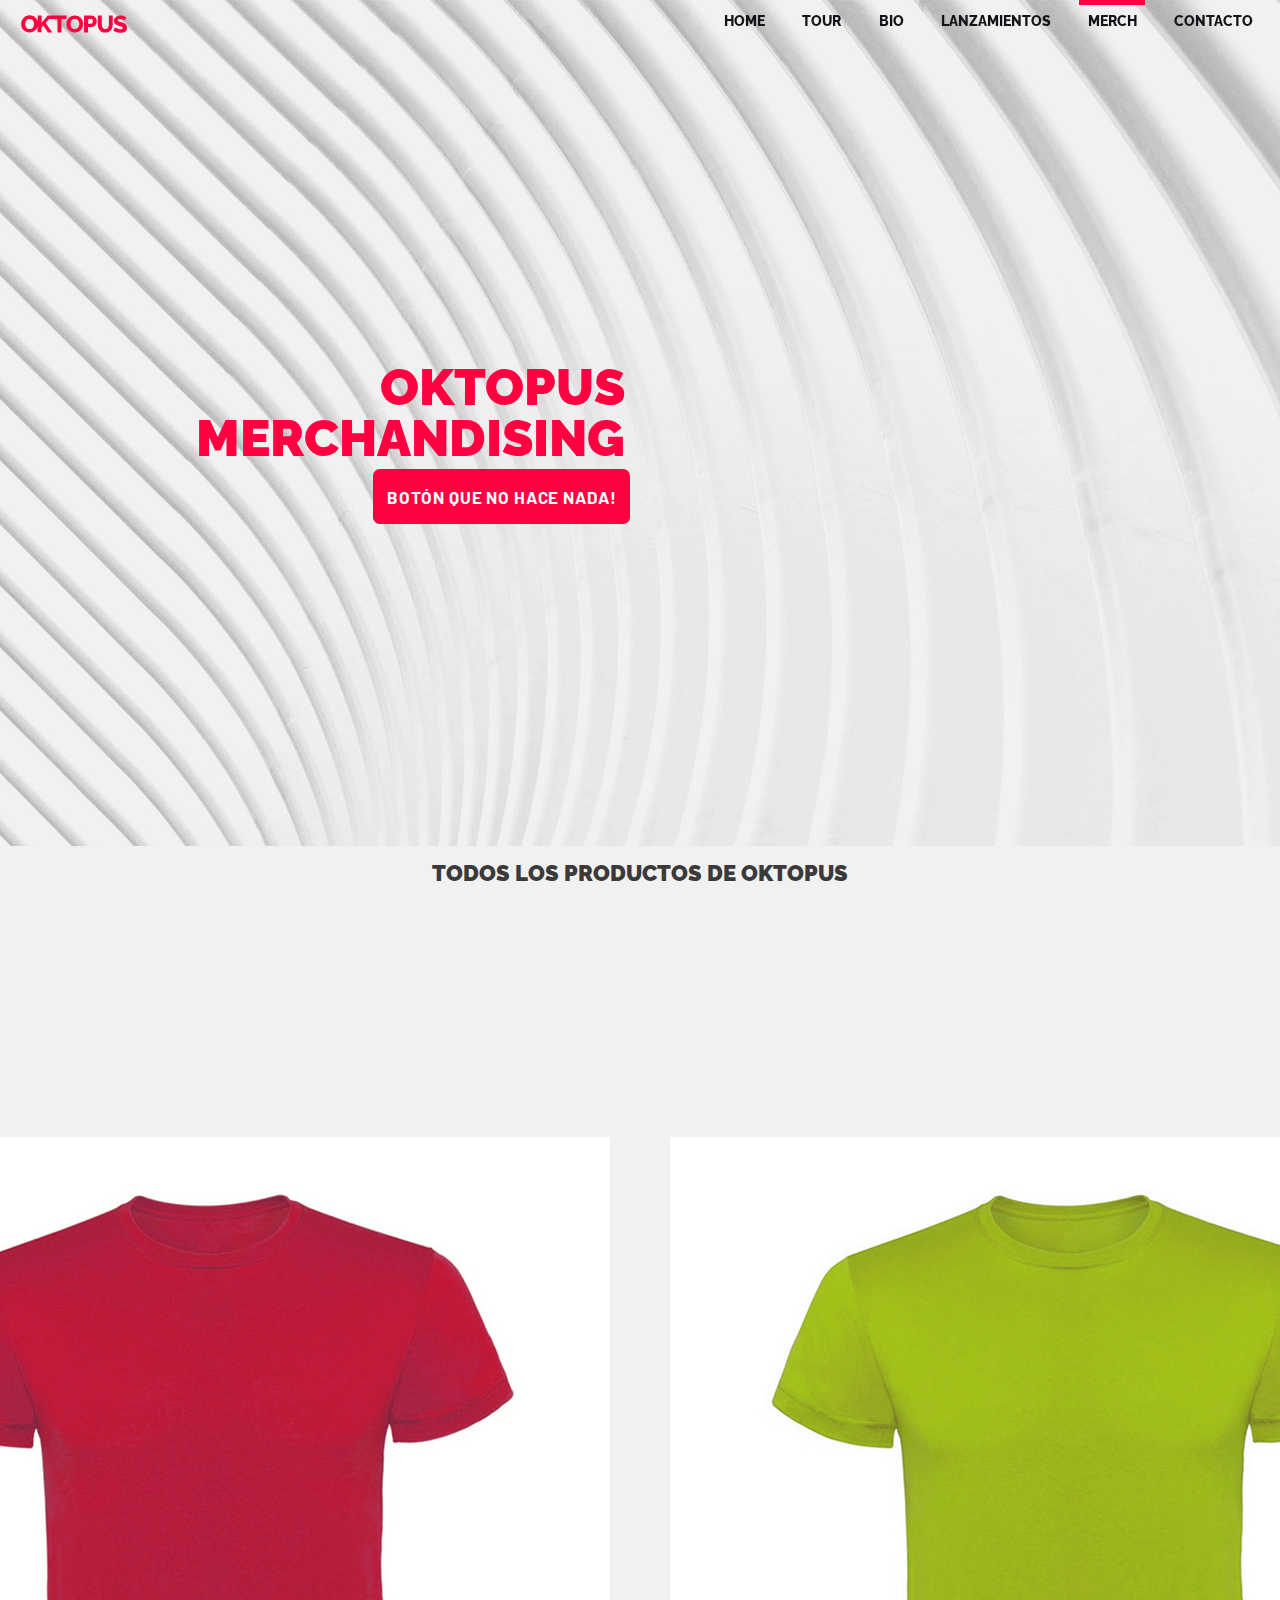
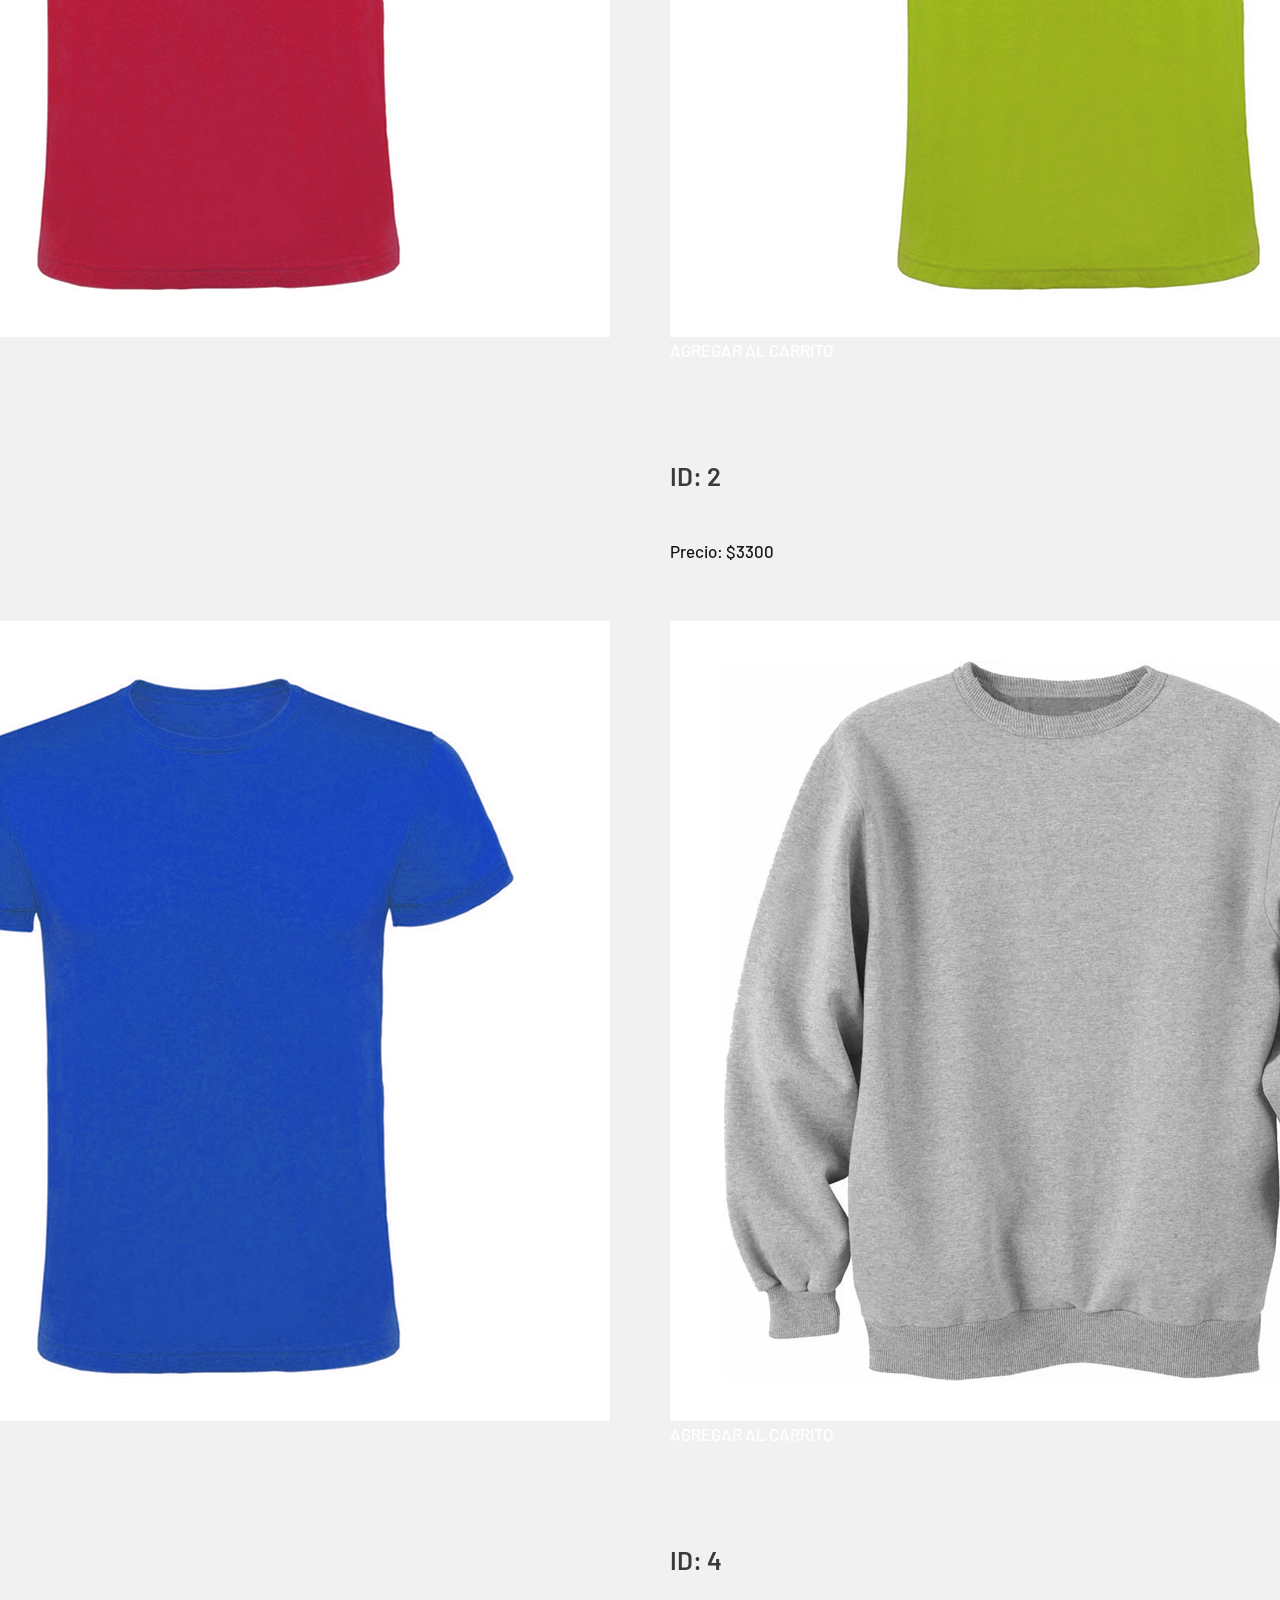
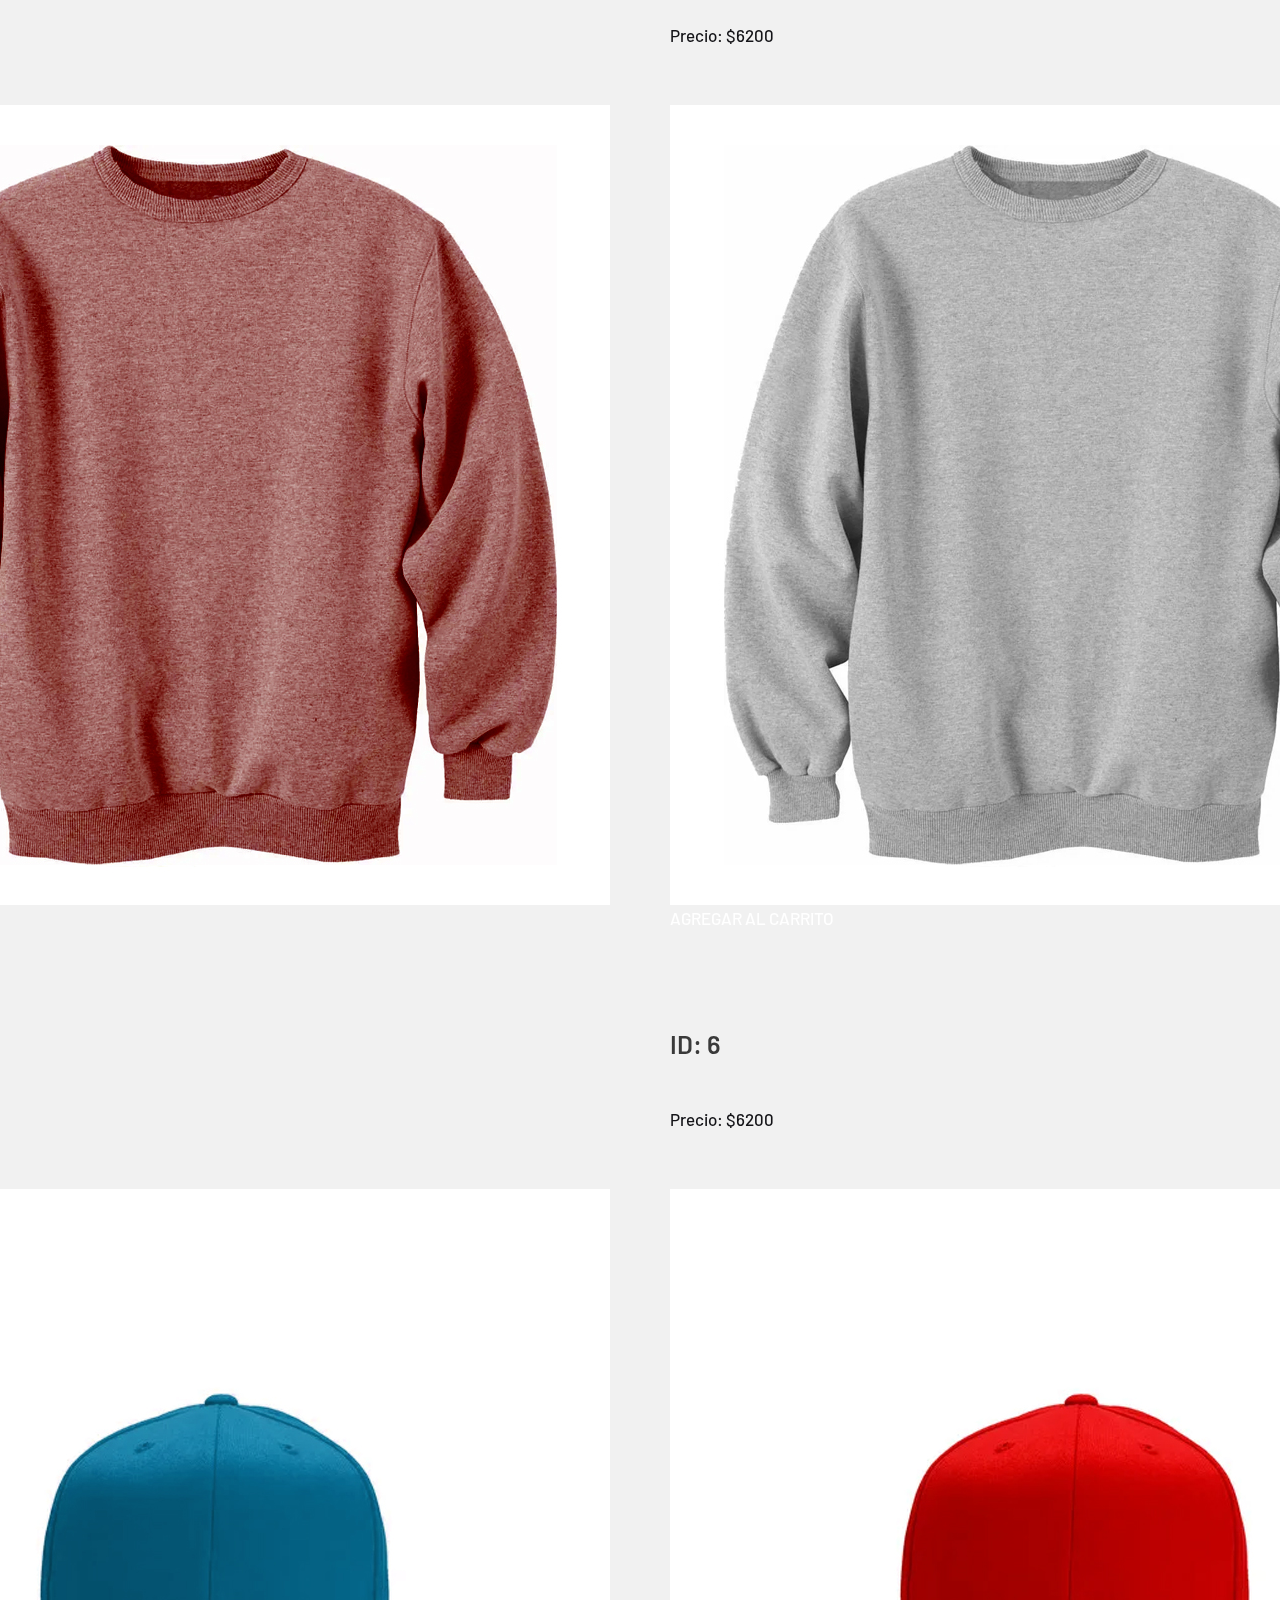
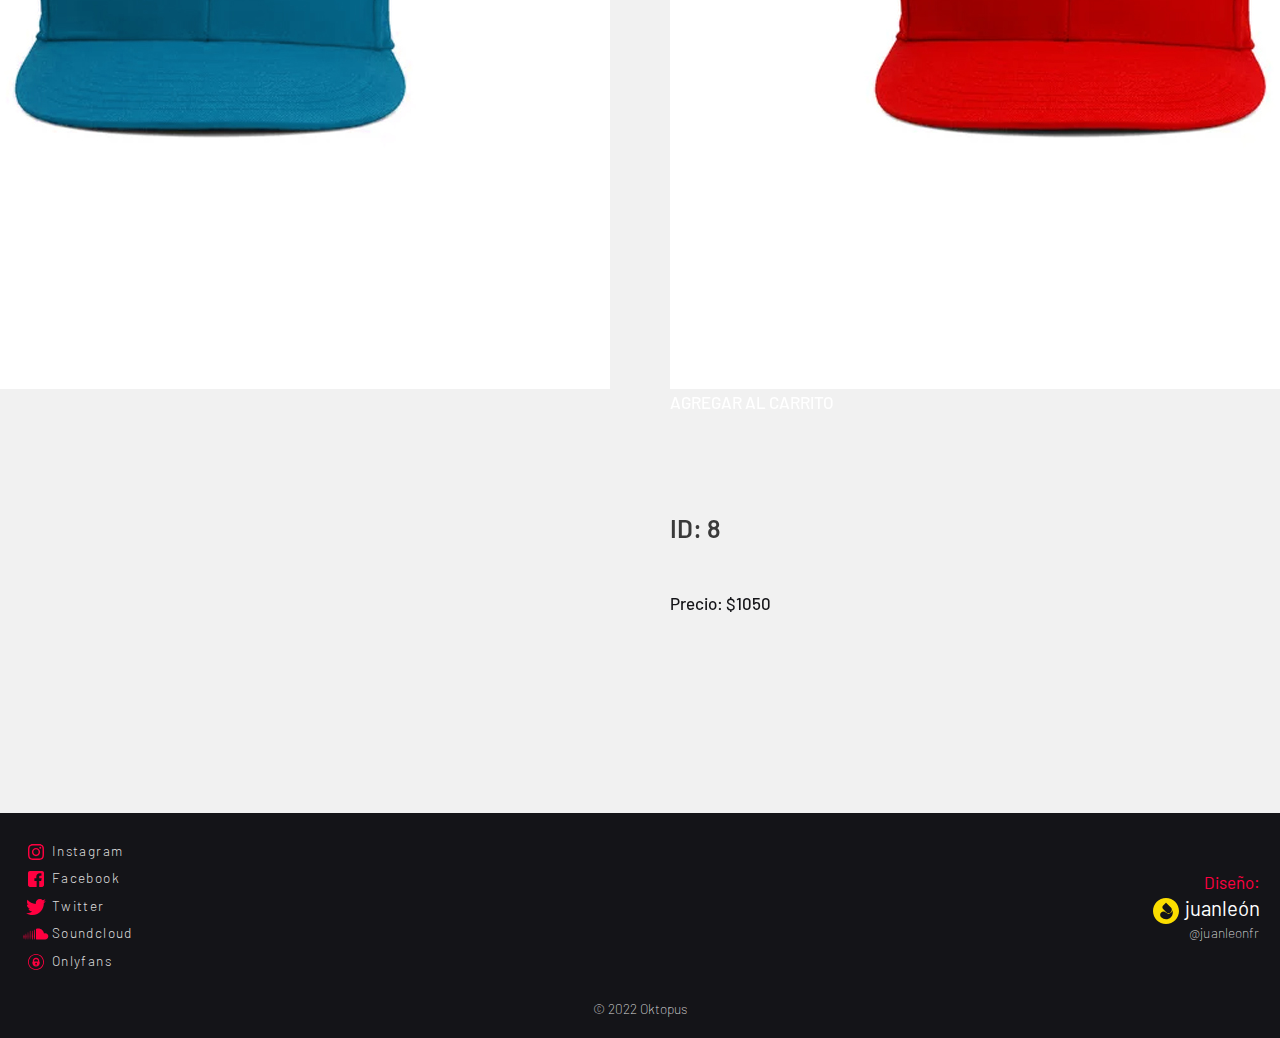
<file: pages/merch.html>
<!DOCTYPE html>
<html lang="en">
<head>
	<meta charset="UTF-8">
	<meta http-equiv="X-UA-Compatible" content="IE=edge">
	<meta name="viewport" content="width=device-width, initial-scale=1.0">
	<!-- SEO -->
	<meta name="description" content="Todos el merchandising oficial de Oktopus.">
	<meta name="keywords" content="oktopus, octavio, ochoa, remeras, gorras, buzos">
	<title>Merch | Oktopus, Sitio Oficial</title>
	<link rel="Icon" href="../assets/img/favicon.png">
	
	<!-- tipografias -->
	<link rel="preconnect" href="https://fonts.googleapis.com">
	<link rel="preconnect" href="https://fonts.gstatic.com" crossorigin>
	<link href="https://fonts.googleapis.com/css2?family=Raleway:wght@400;700;800;900&display=swap" rel="stylesheet">
	<link href="https://fonts.googleapis.com/css2?family=Barlow:wght@200;300;400;500;600&display=swap" rel="stylesheet">
	<link href="https://fonts.googleapis.com/css2?family=Barlow+Semi+Condensed:ital,wght@0,400;0,500;1,500&display=swap" rel="stylesheet">
	
	<!-- estilo -->
	<link rel="stylesheet" href="../css/main.css">
	</head>

<body class="lanzamientos">
    
	    <!-- menu de navegacion -->
	<header class="headerMain">
		<nav>
			<img class="logoSm" src="../assets/img/logo-okt-b.svg" alt="OKTOPUS">
			<input class="menuBtn" type="checkbox" id="menuBtn" />
  			<label class="menuIcon" for="menuBtn"><span class="navIcon"></span></label>
			<ul class="menu colorWhite raleway">
				<li class="menuItem colorBlack"><a href="../index.html" class="noS">HOME</a></li>
				<li class="menuItem colorBlack"><a href="tour.html" class="noS">TOUR</a></li>
				<li class="menuItem colorBlack"><a href="bio.html" class="noS">BIO</a></li>
				<li class="menuItem colorBlack"><a href="lanzamientos.html" class="noS">LANZAMIENTOS</a></li>
                <li class="menuItem colorBlack selected"><a href="#">MERCH</a></li>
				<li class="menuItem colorBlack"><a href="contacto.html" class="noS">CONTACTO</a></li>
			</ul>  
		</nav>
	</header>

	<!-- ultimo lanzamiento -->

	<section class="sec1Lanz">
		
		<div class="sixtypx"></div>

		<div class="gridSec1Lanz">
			<div>
				<h2 class="raleway colorRed">OKTOPUS MERCHANDISING</h2>
				<a class="button nocond" href="#">BOTÓN QUE NO HACE NADA!</a>
			</div>
		</div>

		<div class="grayBack">
			<h1 class="raleway"><a href="#todos" >Todos los productos de Oktopus</a></h1>
		</div>


	</section>

	

	<!-- grid con discos separados por año -->

	<section class="sec2Lanz">

		<div class="whiteBack"></div>


		<div class="space"></div>
		<div class="space" id="todos"></div>

		<div class="flexSec2Lanz">

			<!-- caja de items -->
			<div class="relBox" id="productos">
				
				<h2>Productos</h2>

				<div class="gridRelBox" id="padre">

					<!-- <div class="relItem">
						<a href="#" target="blank"><img src="../assets/img/merch/remera1.jpg" alt="item"></a>
						<p>AL CARRITO</p>
					</div> -->

				</div>

			</div>

		</div>

	</section>

	<!-- footer con hipervinculos -->
	<footer>
		<div class="foot1">

			<!-- redes del artista -->
			<ul class="redes">
				<li class="itemRed colorGray"><img src="../assets/img/icons/igicon.svg" alt="Logo IG"><a href="https://www.instagram.com/8cho.oficial/?hl=es-la" target="_blank">Instagram</a></li>			
				<li class="itemRed colorGray"><img src="../assets/img/icons/fbicon.svg" alt="Logo FB"><a href="https://www.facebook.com/8cho-Senpai-779330635523378/" target="_blank">Facebook</a></li>
				<li class="itemRed colorGray"><img src="../assets/img/icons/twicon.svg" alt="Logo TW"><a href="https://twitter.com/8chooficial?lang=es" target="_blank">Twitter</a></li>
				<li class="itemRed colorGray"><img src="../assets/img/icons/scicon.svg" alt="Logo SC"><a href="https://soundcloud.com/ochoalg" target="_blank">Soundcloud</a></li>
				<li class="itemRed colorGray"><img src="../assets/img/icons/oficon.svg" alt="Logo OF"><a  id="easterEgg" href="https://www.tvynovelas.com/__export/1622136827558/sites/tvynovelas/img/historico/2021/03/nino-oxxo-viral.jpg_423682103.jpg" target="_blank">Onlyfans</a></li>
			</ul>

			<!-- informacion del diseño -->
			<div class="dataDiseno">
				<div class="colorRed">Diseño:</div>
				<div class="data2">
					<a href="https://www.google.com/search?q=sitio+web+de+juan+leon&rlz=1C1ALOY_esAR977AR977&oq=sitio+web+de+juan+leon&aqs=chrome..69i57j33i22i29i30l2.6697j0j4&sourceid=chrome&ie=UTF-8" target="_blank"><img src="../assets/img/icons/logojl.svg" alt="Logo"> juanleón</a>
				</div>
				<div class="data3 colorGray"><a href="https://www.instagram.com/juanleonfr/?hl=es" target="_blank">@juanleonfr</a></div>
			</div>
		</div>

		<div class="foot2 colorGray">

			<!-- alguna frase random -->
			<p>
				© 2022 Oktopus
			</p>	
		</div>
	</footer>
    <script src="../js/main.js"></script>
</body>
</html>
</file>
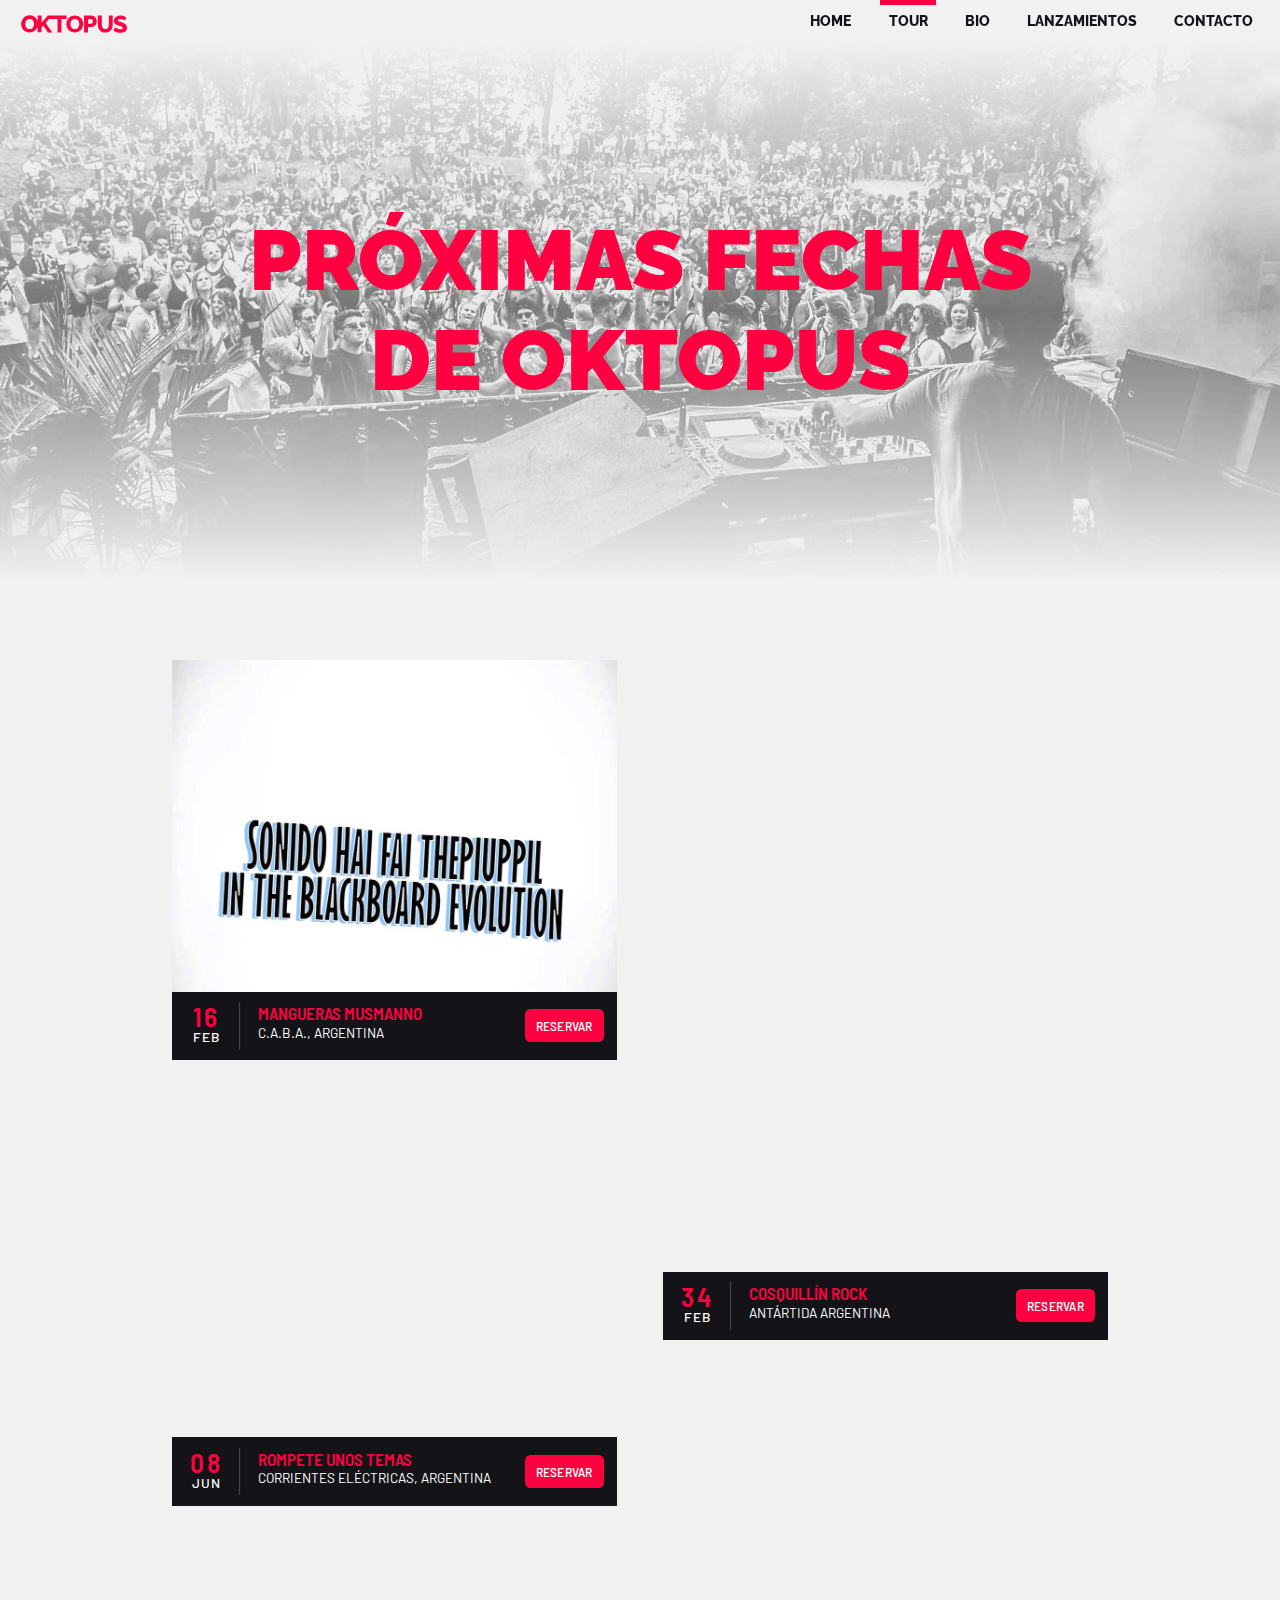
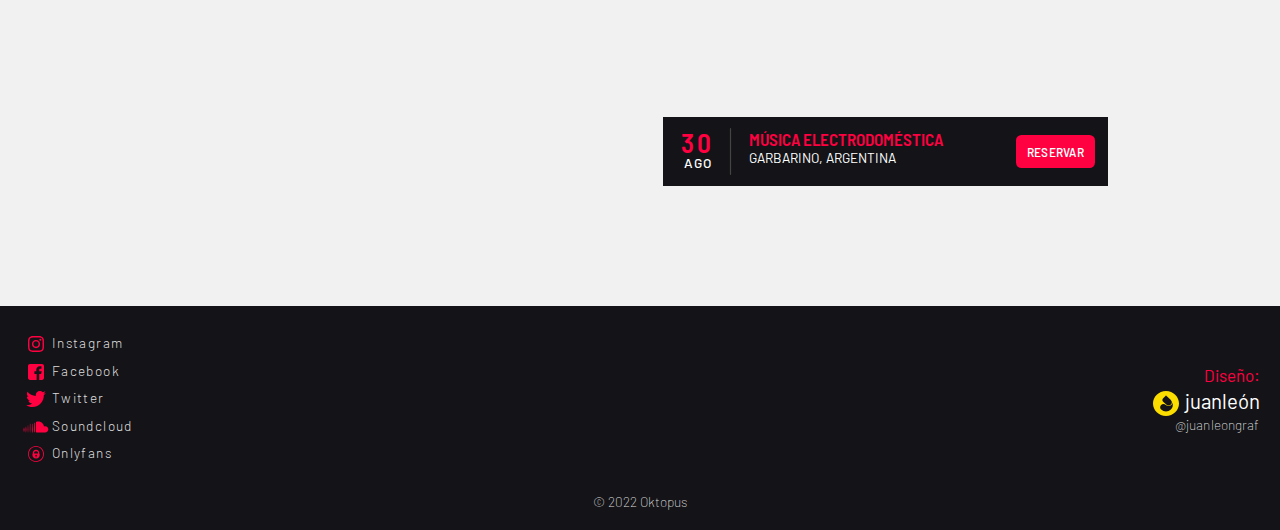
<file: pages/tour.html>
<!DOCTYPE html>
<html lang="en">
<head>
    <meta charset="UTF-8">
    <meta http-equiv="X-UA-Compatible" content="IE=edge">
    <meta name="viewport" content="width=device-width, initial-scale=1.0">
	<!-- SEO -->
	<meta name="description" content="Próximas fechas de Oktopus. Crazy 88 Tour. Acompañalo en su gira.">
	<meta name="keywords" content="oktopus, octavio, ochoa, fechas, tour, gira, nacional, internacional">
    <title>Tour | Oktopus, Sitio Oficial</title>
	<link rel="Icon" href="../assets/img/favicon.png">
	
	<!-- tipografias -->
	<link rel="preconnect" href="https://fonts.googleapis.com">
	<link rel="preconnect" href="https://fonts.gstatic.com" crossorigin>
	<link href="https://fonts.googleapis.com/css2?family=Raleway:wght@400;700;800;900&display=swap" rel="stylesheet">
	<link href="https://fonts.googleapis.com/css2?family=Barlow:wght@200;300;400;500;600&display=swap" rel="stylesheet">
	<link href="https://fonts.googleapis.com/css2?family=Barlow+Semi+Condensed:ital,wght@0,400;0,500;1,500&display=swap" rel="stylesheet">
	
	<!-- estilo -->
	<link rel="stylesheet" href="../css/main.css">
</head>

<body class="fechas">

        <!-- menu de navegacion -->
	<header class="headerMain">
		<nav>
			<img class="logoSm" src="../assets/img/logo-okt-b.svg">
			<input class="menuBtn" type="checkbox" id="menuBtn" />
  			<label class="menuIcon" for="menuBtn"><span class="navIcon"></span></label>
			<ul class="menu colorWhite raleway">
				<li class="menuItem colorBlack"><a href="../index.html" class="noS">HOME</a></li>
				<li class="menuItem colorBlack selected"><a href="#">TOUR</a></li>
				<li class="menuItem colorBlack"><a href="bio.html" class="noS">BIO</a></li>
				<li class="menuItem colorBlack"><a href="lanzamientos.html" class="noS">LANZAMIENTOS</a></li>
				<li class="menuItem colorBlack"><a href="contacto.html" class="noS">CONTACTO</a></li>
			</ul>  
		</nav>
	</header>

	<div class="whiteBackTour"></div>

	
	<section id="sec0Tour">
		<h1 class="raleway colorRed">Próximas fechas de Oktopus</h1>
	</section>
	
	<!-- tabla con las fechas y un hipervinculo para compra de tickets -->
	<section id="sec1Tour">
		
		<div class="gridTour">

			<!-- 1 -->
			<article class="fecha" id="f1">
	
				<div id="espacio">.</div>
	
				<div id="cardFlex">
	
					<div class="all">
						<div class="inlBlk date">
							<h2 class="colorRed">16</h2>
							<h4>feb</h4>
						</div>
		
						<img class="bar" src="../assets/img/structure/barra-vertical.svg" alt="|">
		
						<div class="inlBlk nameLoc">
							<h2 class="colorRed">Mangueras Musmanno</h2>
							<h3>C.A.B.A., Argentina</h3>
						</div>
					</div>
	
					<a class="button semic btnTour" href="https://st2.depositphotos.com/4215343/6595/i/950/depositphotos_65955205-stock-photo-orange-admission-tickets.jpg" target="_blank">Reservar</a>
		
				</div>
				
			</article>
	
			<!-- 2 -->
			<article class="fecha" id="f2">
	
				<div id="espacio">.</div>
	
				<div id="cardFlex">
	
					<div class="all">
						<div class="inlBlk date">
							<h2 class="colorRed">34</h2>
							<h4>feb</h4>
						</div>
		
						<img class="bar" src="../assets/img/structure/barra-vertical.svg" alt="|">
		
						<div class="inlBlk nameLoc">
							<h2 class="colorRed">Cosquillín Rock</h2>
							<h3>Antártida Argentina</h3>
						</div>
					</div>
	
					<a class="button semic btnTour" href="https://st2.depositphotos.com/4215343/6595/i/950/depositphotos_65955205-stock-photo-orange-admission-tickets.jpg" target="_blank">Reservar</a>
		
				</div>
				
			</article>
	
			<!-- 3 -->
			<article class="fecha" id="f3">
	
				<div id="espacio">.</div>
	
				<div id="cardFlex">
	
					<div class="all">
						<div class="inlBlk date">
							<h2 class="colorRed">08</h2>
							<h4>jun</h4>
						</div>
		
						<img class="bar" src="../assets/img/structure/barra-vertical.svg" alt="|">
		
						<div class="inlBlk nameLoc">
							<h2 class="colorRed">Rompete unos Temas</h2>
							<h3>Corrientes Eléctricas, Argentina</h3>
						</div>
					</div>
	
					<a class="button semic btnTour" href="https://st2.depositphotos.com/4215343/6595/i/950/depositphotos_65955205-stock-photo-orange-admission-tickets.jpg" target="_blank">Reservar</a>
		
				</div>
				
			</article>
			
			<!-- 4 -->
			<article class="fecha" id="f4">
	
				<div id="espacio">.</div>
	
				<div id="cardFlex">
	
					<div class="all">
						<div class="inlBlk date">
							<h2 class="colorRed">30</h2>
							<h4>ago</h4>
						</div>
		
						<img class="bar" src="../assets/img/structure/barra-vertical.svg" alt="|">
		
						<div class="inlBlk nameLoc">
							<h2 class="colorRed">Música Electrodoméstica</h2>
							<h3>Garbarino, Argentina</h3>
						</div>
					</div>
	
					<a class="button semic btnTour" href="https://st2.depositphotos.com/4215343/6595/i/950/depositphotos_65955205-stock-photo-orange-admission-tickets.jpg" target="_blank">Reservar</a>
		
				</div>
				
			</article>		
	
		</div>

	</section>
	

	<!-- footer con hipervinculos -->
	<footer>
		<div class="foot1">

			<!-- redes del artista -->
			<ul class="redes">
				<li class="itemRed colorGray"><img src="../assets/img/icons/igicon.svg" alt="Logo IG"><a href="https://www.instagram.com/8cho.oficial/?hl=es-la" target="_blank">Instagram</a></li>			
				<li class="itemRed colorGray"><img src="../assets/img/icons/fbicon.svg" alt="Logo FB"><a href="https://www.facebook.com/8cho-Senpai-779330635523378/" target="_blank">Facebook</a></li>
				<li class="itemRed colorGray"><img src="../assets/img/icons/twicon.svg" alt="Logo TW"><a href="https://twitter.com/8chooficial?lang=es" target="_blank">Twitter</a></li>
				<li class="itemRed colorGray"><img src="../assets/img/icons/scicon.svg" alt="Logo SC"><a href="https://soundcloud.com/ochoalg" target="_blank">Soundcloud</a></li>
				<li class="itemRed colorGray"><img src="../assets/img/icons/oficon.svg" alt="Logo OF"><a  id="easterEgg" href="https://www.tvynovelas.com/__export/1622136827558/sites/tvynovelas/img/historico/2021/03/nino-oxxo-viral.jpg_423682103.jpg" target="_blank">Onlyfans</a></li>
			</ul>

			<!-- informacion del diseño -->
			<div class="dataDiseno">
				<div class="colorRed">Diseño:</div>
				<div class="data2">
					<a href="https://www.google.com/search?q=sitio+web+de+juan+leon&rlz=1C1ALOY_esAR977AR977&oq=sitio+web+de+juan+leon&aqs=chrome..69i57j33i22i29i30l2.6697j0j4&sourceid=chrome&ie=UTF-8" target="_blank"><img src="../assets/img/icons/logojl.svg" alt="Logo"> juanleón</a>
				</div>
				<div class="data3 colorGray"><a href="https://www.instagram.com/juanleongraf/?hl=es" target="_blank">@juanleongraf</a></div>
			</div>
		</div>

		<div class="foot2 colorGray">

			<!-- alguna frase random -->
			<p>
				© 2022 Oktopus
			</p>	
		</div>
	</footer>

</body>
</html>
</file>
<file: css/main.css>
@charset "UTF-8";
/* reset */
html, body, div, span, applet, object, iframe,
h1, h2, h3, h4, h5, h6, p, blockquote, pre,
a, abbr, acronym, address, big, cite, code,
del, dfn, em, img, ins, kbd, q, s, samp,
small, strike, strong, sub, sup, tt, var,
b, u, i, center,
dl, dt, dd, ol, ul, li,
fieldset, form, label, legend,
table, caption, tbody, tfoot, thead, tr, th, td,
article, aside, canvas, details, embed,
figure, figcaption, footer, header, hgroup,
menu, nav, output, ruby, section, summary,
time, mark, audio, video {
  margin: 0;
  padding: 0;
  border: 0;
  font-size: 100%;
  font: inherit;
  vertical-align: baseline;
}

/* HTML5 display-role reset for older browsers */
article, aside, details, figcaption, figure,
footer, header, hgroup, menu, nav, section {
  display: block;
}

body {
  line-height: normal;
  text-align: justify;
}

ol, ul {
  list-style: none;
}

blockquote, q {
  quotes: none;
}

blockquote:before, blockquote:after,
q:before, q:after {
  content: "";
  content: none;
}

table {
  border-collapse: collapse;
  border-spacing: 0;
}

/* fin de reset */
html {
  scroll-behavior: smooth;
  font-size: calc(12px + 0.390625vw);
  width: 100%;
  height: 100%;
}

input {
  text-decoration: none;
  border: none;
  font-family: unset;
  color: unset;
  width: fit-content;
  text-align: center;
}

button {
  color: #ffffff;
  border-style: solid #ff0040;
}

section {
  min-height: 100%;
  max-width: 100vw;
  padding: 0px;
  margin: 0px;
  background-size: cover;
  background-position: center;
  background-attachment: scroll;
  background-repeat: no-repeat;
}

a {
  text-decoration: none;
  color: inherit;
}

body {
  font-family: "Barlow", sans-serif;
  color: #ffffff;
  background-color: #141418;
  justify-content: center;
  font-size: 1rem;
  font-weight: 500;
  line-height: normal;
  height: 100%;
  width: 100%;
}

.raleway {
  font-family: "Raleway", sans-serif;
  font-weight: 900;
  text-transform: uppercase;
  letter-spacing: 0em;
}

.underline, .underline:hover {
  text-decoration: underline;
  transition: 0.2s;
}

.button {
  padding: 0.6em;
  padding-left: 0.8em;
  padding-right: 0.8em;
  background-color: #ff0040;
  border-radius: 0.4em;
  transition: 0.4s;
  text-align: center;
}

.semic {
  font-family: "Barlow Semi Condensed", sans-serif;
  font-weight: 500;
  letter-spacing: 0.02em;
}

.nocond {
  font-family: "Barlow", "sans serif";
  font-weight: 700;
  letter-spacing: 0.05em;
}

@media (hover: hover) and (pointer: fine) {
  .button:hover {
    background-color: #ff4775;
    transition: 0.4s;
  }
}
.button:active {
  background-color: #ff4775;
  transition: 0.4s;
}

.container {
  background: scroll no-repeat 50%;
  background-size: cover;
}

.scrollIcon {
  display: flex;
  flex-direction: column;
  align-items: center;
  bottom: 0;
  margin-top: 0.6em;
  margin-bottom: 0.6em;
  padding-bottom: 20px;
  grid-column: 2/3;
  transition: 0.1s;
}
.scrollIcon p {
  font-size: 0.8rem;
  font-weight: 300;
  letter-spacing: 0.1em;
  -webkit-touch-callout: none;
  -webkit-user-select: none;
  -khtml-user-select: none;
  -moz-user-select: none;
  -ms-user-select: none;
  user-select: none;
}
.scrollIcon img {
  height: 26px;
}

@media (hover: hover) and (pointer: fine) {
  .scrollIcon:hover {
    transform: translate(0px, -4px);
    transition: 0.4s;
  }
}
/* selector de colores (aplicar una clase al texto deseado en html) */
.colorRed {
  color: #ff0040;
}

.colorBlack {
  color: #141418;
}

.colorGray {
  color: #dddddd;
}

.colorYellow {
  color: #fbde00;
}

.hiliteW {
  background-color: #ffffff;
}

.hiliteR {
  background-color: #ff0040;
}

.hiliteB {
  background-color: #141418;
}

/* fin */
.parallax-wrapper {
  width: 100vw;
  height: 100vh;
  padding-top: 20vh;
  box-sizing: border-box;
  transform-style: preserve-3d;
}

.parallax-wrapper::before {
  content: "";
  width: 100vw;
  height: 100vh;
  top: 0;
  left: 0;
  background-image: url("/trianglify.png");
  position: absolute;
  z-index: -1;
  transform: translateZ(-1px) scale(2);
}

.regular-wrapper {
  width: 100vw;
  height: 100vh;
  padding-top: 20vh;
  background-image: url("/trianglify2.png");
  z-index: 2;
  position: relative;
}

.content {
  margin: 0 auto;
  padding: 50px;
  width: 50%;
  background: #aaa;
}

/* estilo del navbar */
.headerMain {
  display: flex;
  align-items: center;
  justify-content: space-between;
  overflow: hidden;
  position: fixed;
  top: 0;
  width: 100%;
  margin: 0 auto;
  max-width: 100vw;
  z-index: 6;
}

.menuBtn {
  display: none;
}

nav {
  width: 100%;
}

.logoSm {
  height: 36px;
  margin-top: 6px;
  margin-left: 20px;
  margin-right: 20px;
  z-index: 3;
}

.menu {
  font-weight: 800;
  font-size: 14px;
  padding: 0.6em;
  padding-top: 0;
  display: flex;
  float: right;
}

.menu li {
  margin-right: 0.6rem;
  margin-left: 0.6rem;
  padding-top: 0.6em;
  padding-left: 0.6em;
  padding-right: 0.6em;
  border: 0.4em solid rgba(0, 0, 0, 0);
  border-left: none;
  border-right: none;
}

.noS {
  transition: 0.2s;
}

@media (hover: hover) and (pointer: fine) {
  .menu .noS:hover {
    color: #ff0040;
    transition: 0.4s;
  }
}
.menu .noS:active {
  color: #ff0040;
  transition: 0.4s;
}

.menu .selected {
  padding-top: 0.6em;
  border: none;
  border-top: 0.4em solid #ff0040;
}

#selected {
  border-top: 0.5em solid #ff0040;
  color: #141418;
}

/* fin */
/* estilo del footer con grid y flex */
footer {
  display: grid;
  width: 100%;
  max-width: 100vw;
  grid-template-rows: 11rem 1fr 1.2rem;
  background-color: #141418;
  margin: 0 auto;
}
footer a {
  transition: 0.2s;
}
footer a:active {
  color: #ffffff;
}

@media (hover: hover) and (pointer: fine) {
  footer a:hover {
    color: #fff;
    transition: 0.4s;
  }
}
.foot1 {
  display: flex;
  width: 100%;
  overflow: hidden;
  bottom: 0;
  justify-content: space-between;
  align-items: center;
  grid-row: 1/2;
}

/* footer redes */
.redes {
  padding: 20px;
  line-height: 1.5em;
  padding-right: 5px;
}

.itemRed {
  display: flex;
  align-items: center;
  width: fit-content;
}
.itemRed img {
  height: 16px;
}
.itemRed a {
  padding-bottom: 2px;
  font-size: 0.8rem;
  font-weight: 300;
  letter-spacing: 0.1em;
}

/* footer datos del diseñador */
.dataDiseno {
  font-weight: 400;
  font-size: 1rem;
  text-align: right;
  padding: 1.2rem;
  padding-left: 5px;
}

.data2 a {
  display: flex;
  font-size: 1.2rem;
  font-weight: 400;
  letter-spacing: 0;
  align-items: center;
}
.data2 img {
  height: 1.5rem;
  margin-right: 0.3em;
  margin-top: 0.3em;
}

@media screen and (min-width: 992px) {
  .data2 a {
    transition: 1.2s cubic-bezier(0.32, 0, 0.67, 0);
  }
}
@media (hover: hover) and (pointer: fine) {
  .data2 a:hover, #easterEgg:hover {
    color: #fbde00;
    opacity: 1;
    transition: 0.4s;
  }
}
.data2 a:active, #easterEgg:active {
  color: #fbde00;
  opacity: 1;
  transition: 0.2s;
}

.data3 {
  font-size: 0.8rem;
  font-weight: 200;
  letter-spacing: 0.01em;
}

/* fin */
/* footer frase */
.foot2 {
  font-size: 0.8rem;
  font-weight: 200;
  text-align: center;
  margin-left: auto;
  margin-right: auto;
  width: 90vw;
  max-width: 100%;
  grid-row: 2/3;
}

/* fin */
/* navbar query */
@media screen and (max-width: 1023px) {
  .logoSm {
    height: 42px;
    margin-top: 5px;
    margin-left: 20px;
    margin-right: 20px;
    z-index: 3;
  }

  .headerMain {
    display: block;
    overflow: hidden;
    position: fixed;
    top: 0;
    width: 100%;
    margin: 0 auto;
    max-width: 100%;
    background-color: #141418;
  }

  .menu {
    width: 100%;
    font-size: 1.2rem;
    padding: 0.6em;
    display: block;
    float: right;
    text-align: right;
    clear: both;
    padding: 0;
    max-height: 0;
    transition: 0.2s ease-out;
  }
  .menu .selected {
    border: none;
    color: #ff0040;
  }
  .menu li {
    color: unset;
    margin: 0;
    padding-bottom: 16px;
    padding-right: 24px;
    border: none;
  }
  .menu li:last-child {
    border-bottom: #3a3a3a solid 1px;
  }

  .menuIcon {
    padding: 24px 24px;
    position: relative;
    float: right;
    cursor: pointer;
  }

  .navIcon {
    background: #ffffff;
    display: block;
    height: 3px;
    width: 22px;
    position: relative;
    transition: background 0.15s ease-out;
  }

  .navIcon:before {
    background: #ffffff;
    content: "";
    display: block;
    height: 100%;
    width: 100%;
    position: absolute;
    top: 6px;
    transition: all 0.2s ease-out;
  }

  .navIcon:after {
    background: #ff0040;
    content: "";
    display: block;
    height: 100%;
    width: 100%;
    position: absolute;
    top: -6px;
    transition: all 0.2s ease-out;
  }

  .menuBtn:checked ~ .menu {
    max-height: 100vh;
  }

  .menuBtn:checked ~ .menuIcon .navIcon {
    background: transparent;
  }

  .menuBtn:checked ~ .menuIcon .navIcon::before {
    transform: rotate(-225deg);
    top: 0px;
    background: #ff0040;
  }

  .menuBtn:checked ~ .menuIcon .navIcon:after {
    transform: rotate(225deg);
    top: 0px;
  }
}
/* fin */
/* --------------- ESTILO DE CADA PAGINA (Mobile First, media queries abajo) --------------- */
/* estilo pagina inicio */
/* portada */
#sec1home {
  display: flex;
  flex-direction: column;
  align-items: center;
  justify-content: space-between;
  background-image: url(../assets/img/portada1.jpg);
}

.logoMain {
  width: 70vw;
  max-width: 300px;
  margin-top: 60vh;
  margin-left: 15%;
  margin-right: 15%;
  transition: 0.1s;
}

@media (hover: hover) and (pointer: fine) {
  .logoMain:hover {
    transform: scale(102%);
    transition: 1s;
  }
}
/* ultimos lanzamientos */
#sec2Home {
  min-height: 110%;
  background-color: #141418;
  display: flex;
  flex-direction: column;
  justify-content: center;
  align-items: center;
}

.lastRels {
  display: flex;
  flex-direction: column;
  justify-content: center;
  align-items: center;
}
.lastRels h2 {
  display: flex;
  flex-direction: column;
  justify-content: center;
  text-align: center;
  margin: 2.3rem;
  font-size: 1.8rem;
  letter-spacing: -0.01em;
  max-width: 95vw;
}
.lastRels iframe {
  max-width: 80vw;
  min-width: 250px;
}

/* ultima noticia */
#sec3Home {
  background-image: linear-gradient(180deg, rgb(20, 20, 24) 0%, rgba(20, 20, 24, 0) 100%), url(../assets/img/portada4.jpg);
  display: flex;
  flex-direction: column;
  align-items: center;
  justify-content: center;
  min-height: 100%;
  height: fit-content;
}

@media (hover: hover) and (pointer: fine) {
  .noticia:hover {
    transform: scale(101%);
    transition: 0.2s linear;
  }
}
@media (hover: hover) and (pointer: fine) {
  .noticia a:hover {
    color: #ffffff;
  }
}
.noticia a:active {
  color: #ffffff;
}

.noticia {
  display: flex;
  flex-direction: column;
  height: max-content;
  width: 90vw;
  max-width: 1000px;
  background-color: #141418;
  margin-top: 20%;
  margin-bottom: 10vh;
  transition: 0.2s;
}
.noticia a {
  max-width: 100px;
  margin-left: auto;
  margin-right: 0;
}
.noticia article {
  display: flex;
  flex-direction: column;
  justify-content: center;
  font-size: 1rem;
  font-weight: 300;
  padding: 1.8em;
  text-align: right;
  max-width: 700px;
}
.noticia article h2 {
  font-weight: 700;
}
.noticia article h2, .noticia article p {
  margin-bottom: 1em;
  text-align: justify;
}

.notiFoto {
  background-image: url(../assets/img/noticia.jpg);
  background-position: center;
  background-repeat: no-repeat;
  background-size: cover;
  width: 100%;
  height: 200px;
}

/* fin estilo pagina inicio */
/* estilo pagina bio */
#sec1Bio {
  height: fit-content;
  background-image: url(../assets/img/biolr.jpg);
  display: grid;
  grid-template-columns: 1fr;
  grid-template-rows: 50px 1fr;
}

.blackBar {
  grid-column: 1/4;
  height: min(3rem, 44px);
  width: 100%;
  background-color: #141418;
  position: sticky;
  top: 0;
  z-index: 5;
}

.bio {
  grid-row: 2/3;
  width: 80vw;
  min-width: 250px;
  margin-left: auto;
  margin-right: auto;
  display: flex;
  flex-direction: column;
  align-items: flex-end;
  margin-top: 60px;
}
.bio p {
  margin-bottom: 1em;
}
.bio h1 {
  font-size: 3rem;
  padding-top: 16px;
  padding-bottom: 16px;
}

.firma {
  height: 50px;
  padding-bottom: 50px;
}

#sec2bio {
  min-height: 80%;
  height: fit-content;
  background-image: url(../assets/img/thinker.jpg);
  background-position: right -220px top;
  background-attachment: scroll;
  background-repeat: no-repeat;
  display: grid;
  grid-template-columns: 1fr auto 1fr;
  grid-template-rows: 2fr auto 0.5fr;
}

.contFrase {
  grid-column: 2/3;
  grid-row: 2/3;
  display: flex;
  flex-direction: column;
  align-items: center;
  margin: 0 auto;
  width: 80%;
  min-width: 260px;
  height: fit-content;
  text-align: center;
  transition: 0.1s;
}
.contFrase div {
  font-family: "Catamaran", "sans-serif";
  font-size: 10rem;
  line-height: 0.5em;
}

@media (hover: hover) and (pointer: fine) {
  .contFrase:hover {
    transform: scale(101%);
    transition: 0.4s;
  }
}
.altaFrase {
  line-height: normal;
}
.altaFrase span {
  font-family: "Catamaran", "sans-serif";
  font-size: 0.000001rem;
  line-height: 0.001em;
  opacity: 0;
}
.altaFrase cite {
  font-family: "Raleway", sans-serif;
  font-weight: 900;
  letter-spacing: 0.08em;
  font-size: calc(1.5rem + 1vw);
  line-height: 1em;
  text-transform: none;
}

.autor {
  grid-column: 2/3;
  grid-row: 2/3;
  margin-top: 1em;
  font-size: 1.6em;
  color: #ff0040;
  font-weight: 500;
}
.autor span {
  color: #ffffff;
  text-decoration: line-through #ff0040;
  font-weight: 400;
}

/* fin estilo pagina bio */
/* estilo pagina tour */
#sec0Tour {
  display: flex;
  flex-direction: column;
  align-items: center;
  justify-content: center;
  margin-top: 40px;
  background: linear-gradient(180deg, rgb(241, 241, 241) 0%, rgba(241, 241, 241, 0) 50%, rgb(241, 241, 241) 100%), url(../assets/img/tour0.jpg);
  background-size: cover;
  background-repeat: no-repeat;
  background-position: center;
  min-height: unset;
  height: 40%;
}
#sec0Tour h1 {
  font-size: 2.2rem;
  text-align: center;
  transition: 0.1s;
  width: 10em;
  min-width: 260px;
}

@media (hover: hover) and (pointer: fine) {
  #sec0Tour h1:hover {
    transform: scale(102%);
    transition: 0.4s;
  }
}
#sec1Tour {
  display: flex;
  flex-direction: column;
  align-items: center;
  justify-content: flex-start;
  padding-bottom: 120px;
  padding-top: 60px;
  background-color: #f1f1f1;
}

.gridTour {
  display: grid;
  height: max-content;
  grid-template-columns: auto;
  grid-template-rows: auto;
  gap: 20px;
  margin-top: 40px;
}

.fecha {
  text-transform: uppercase;
  display: flex;
  min-height: 300px;
  width: 100%;
  max-width: 90vw;
  flex-direction: column;
  justify-content: space-between;
  max-height: max-content;
  transition: 0.1s;
}

#espacio {
  opacity: 0;
}

#cardFlex {
  display: flex;
  flex-direction: row;
  justify-content: space-between;
  padding-right: 12px;
  padding-left: 12px;
  align-items: center;
  background-color: #141418;
  min-height: 60px;
  height: fit-content;
}

.btnTour {
  font-size: 0.8rem;
}

.all {
  display: flex;
  flex-direction: row;
  align-items: center;
}

.date {
  width: 2rem;
  text-align: center;
  margin-right: 4px;
}
.date h2 {
  font-family: "Barlow Semi Condensed", sans-serif;
  font-size: 1.6rem;
  font-weight: 600;
  letter-spacing: 0.1em;
  line-height: 0.8em;
}
.date h4 {
  font-size: 0.8rem;
  font-weight: 500;
  letter-spacing: 0.08em;
}

.bar {
  height: 46px;
}

.nameLoc {
  margin-left: 6px;
  text-align: left;
  max-width: 100%;
  margin-bottom: 0.3rem;
  padding-right: 2rem;
}
.nameLoc h2 {
  font-family: "Barlow Semi Condensed", sans-serif;
  font-size: 1rem;
  font-weight: 600;
  line-height: 1em;
  margin-bottom: 0.2em;
}
.nameLoc h3 {
  font-size: 0.8em;
  font-weight: 400;
  letter-spacing: 0em;
  line-height: 1em;
}

@media (hover: hover) and (pointer: fine) {
  .fecha:hover {
    transform: scale(101%);
    transition: 0.4s;
  }
}
#f1 {
  background-image: url(../assets/img/mangueras-musmanno.jpg);
  background-size: cover;
  background-position: center;
}

#f2 {
  background-image: url(https://canalc.com.ar/wp-content/uploads/2022/02/cosquin-rock.jpg);
  background-size: cover;
  background-position: center;
}

#f3 {
  background-image: url(https://billboard.com.ar/wp-content/uploads/2021/06/02-tomorrowland-2019-billboard-1548-1624482319-compressed-900x595.jpg);
  background-size: cover;
  background-position: center;
}

#f4 {
  background-image: url(https://www.cronista.com/files/image/292/292160/5ffe04dd98b91.jpg);
  background-size: cover;
  background-position: center;
}

/* fin estilo pagina tour */
/* estilo pagina lanzamientos */
.sec1Lanz {
  background-image: url(../assets/img/last-release.jpg);
  display: flex;
  flex-direction: column;
  justify-content: space-between;
}

.gridSec1Lanz {
  max-width: 100vw;
  width: 100%;
  display: grid;
  grid-template-columns: 1fr auto 1fr;
  grid-template-rows: 1fr auto auto;
  gap: 20px;
  margin: auto auto;
}
.gridSec1Lanz img {
  display: flex;
  grid-column: 2/3;
  grid-row: 2/3;
  min-width: 200px;
  width: 30vw;
  margin: auto;
  align-items: center;
  justify-content: center;
  transition: 0.1s;
}
.gridSec1Lanz div {
  display: flex;
  grid-column: 2/3;
  grid-row: 3/4;
  flex-direction: column;
  justify-content: center;
  align-items: center;
  text-align: center;
}
.gridSec1Lanz div h2 {
  font-size: 2.5rem;
  margin: 0.1em;
  margin-top: 0;
  line-height: 1em;
}
.gridSec1Lanz div h3 {
  font-size: 4rem;
  margin-bottom: 0.3em;
}
.gridSec1Lanz div h4 {
  font-weight: 500;
  color: #3a3a3a;
  font-size: 1.2rem;
  margin-bottom: 0.1em;
}
.gridSec1Lanz div a {
  line-height: 2em;
}

.sixtypx {
  height: 60px;
}

@media (hover: hover) and (pointer: fine) {
  .gridSec1Lanz img:hover {
    transform: scale(102%);
    transition: 0.6s;
  }
}
.sec2Lanz {
  background-color: #f1f1f1;
  height: fit-content;
  display: flex;
  flex-direction: column;
  justify-content: flex-start;
  align-items: center;
}

.whiteBack {
  height: min(3rem, 44px);
  width: 100%;
  position: sticky;
  top: 0;
  background-color: #f1f1f1;
  z-index: 1;
}

.whiteBackTour {
  height: min(3rem, 44px);
  width: 100%;
  position: fixed;
  top: 0;
  background-color: #f1f1f1;
  z-index: 1;
}

.grayBack {
  display: flex;
  flex-direction: column;
  align-items: center;
  justify-content: center;
  height: 6vh;
  min-height: 40px;
  position: sticky;
  bottom: 0;
  transform: translate(0, 20px);
  padding-bottom: 20px;
  width: 100%;
  background-color: #f1f1f1;
  z-index: 1;
  transition: 0.1s;
}
.grayBack a {
  display: flex;
  font-size: calc(1rem + 0.5vh);
  text-align: center;
  color: #3a3a3a;
  max-width: 95vw;
}

@media (hover: hover) and (pointer: fine) {
  .grayBack:hover {
    transform: translate(0px, 16px);
    transition: 0.4s;
  }
}
.space {
  height: 1px;
}

#todos {
  height: 1px;
}

.flexSec2Lanz {
  display: flex;
  flex-direction: column;
  width: 80vw;
  max-width: 1000px;
  margin-top: 0.6rem;
  margin-bottom: 200px;
  justify-content: center;
  align-items: center;
}

.relBox {
  display: flex;
  flex-direction: column;
  margin-bottom: 0px;
}
.relBox h2 {
  display: block;
  font-size: 1.5rem;
  font-weight: 600;
  color: #3a3a3a;
  text-align: left;
  margin-bottom: 50px;
  margin-top: 100px;
  position: sticky;
  top: 60px;
  max-width: 90vw;
}

.relItem {
  position: sticky;
  top: 100px;
  max-width: 260px;
  height: 0;
  padding-bottom: 100%;
  width: fit-content;
  color: rgba(0, 0, 0, 0);
  transition: 0.4s;
  margin-bottom: 40px;
  background-color: #141418;
}
.relItem a {
  width: 100%;
  height: 100%;
}
.relItem img {
  max-width: 100%;
  transition: 0.4s;
}
.relItem p {
  font-family: "Raleway", "sans serif";
  font-weight: 800;
  font-size: 2rem;
  pointer-events: none;
  position: absolute;
  top: 50%;
  left: 50%;
  transform: translate(-50%, -50%);
}

@media (hover: hover) and (pointer: fine) {
  .relItem:hover {
    color: #ffffff;
  }
  .relItem:hover img {
    opacity: 0.3;
    filter: grayscale(40%);
  }
}
.sec3Lanz {
  background-image: url(../assets/img/nubes.jpg);
  min-height: 80%;
  height: fit-content;
  display: flex;
  flex-direction: column;
  justify-content: center;
  align-items: center;
  padding-top: 100px;
}
.sec3Lanz p:first-child {
  font-size: 1.8rem;
  max-width: 80vw;
  line-height: normal;
  text-align: center;
}
.sec3Lanz input {
  text-align: center;
}

.btnAction {
  font-size: 1.3rem;
  color: #141418;
  opacity: 0.5;
  max-width: 80vw;
  text-align: center;
}

/* fin estilo pagina lanzamientos */
/* estilo pagina contacto */
.sec1Contact {
  display: flex;
  flex-direction: column;
  align-items: center;
  justify-content: center;
  background-color: #f1f1f1;
}
.sec1Contact h1 {
  font-size: 3rem;
  margin-top: 10vh;
  margin-bottom: 5vh;
}

@media (hover: hover) and (pointer: fine) {
  .sec1Contact h1:hover {
    transform: scale(101%);
    transition: 0.4s;
  }
}
.gridForm {
  display: grid;
  width: 90vw;
  min-width: 260px;
  max-width: 800px;
  grid-template-rows: 30vh auto;
  background-color: #141418;
  overflow: hidden;
  position: relative;
  transition: 0.1s;
  margin-bottom: 30px;
}
.gridForm form {
  grid-row: 2/3;
  max-width: 800px;
  margin: auto;
  width: 100%;
  display: flex;
  flex-direction: column;
  align-items: center;
  justify-content: center;
  margin-bottom: 30px;
}

.fotitoCont {
  grid-row: 1/2;
  width: 100%;
  height: 100%;
  background-image: url(../assets/img/contacto.jpg);
  background-size: cover;
  background-position: center -50px;
  background-repeat: no-repeat;
}

.flexForm1 {
  display: flex;
  flex-direction: column;
  align-items: center;
  justify-content: center;
  width: 100%;
  font-weight: 300;
}

.completar {
  -webkit-appearance: none;
  background-color: rgba(0, 0, 0, 0);
  font-family: "Barlow", "sans serif";
  font-size: 1.2rem;
  border: none;
  border-bottom: solid 1px #757575;
  margin: 20px;
  text-align: left;
}

.mensaje {
  width: 80%;
  min-height: 80px;
  margin-top: 20px;
  margin-bottom: 20px;
  background-color: none;
  color: #141418;
  font-family: "Barlow", "sans-serif";
}

/* fin estilo pagina contacto */
/* RESPONSIVE: MEDIA QUERIES */
/* Phone Horizontal */
@media screen and (min-width: 576px) {
  /* home */
  .logoMain {
    max-width: 300px;
  }

  .noticia {
    flex-direction: row-reverse;
    flex-wrap: nowrap;
  }

  .notiFoto {
    min-height: calc(260px + 1vw);
    height: 100%;
  }

  /* bio */
  .bio {
    width: 70vw;
    min-width: 400px;
  }

  #sec2bio {
    background-size: cover;
    background-position: unset;
    background-position: center;
  }

  /* lanzamientos*/
  .gridSec1Lanz {
    grid-template-columns: 1fr 1fr;
    grid-template-rows: 1fr;
    max-width: 90vw;
  }
  .gridSec1Lanz img {
    grid-column: 2/3;
    grid-row: 1/2;
    min-width: 240px;
    width: 30vw;
    max-width: 400px;
    margin-left: 0;
  }
  .gridSec1Lanz div {
    grid-column: 1/2;
    grid-row: 1/2;
    flex-direction: column;
    align-items: flex-end;
    text-align: right;
  }
  .gridSec1Lanz div h1 {
    font-size: 2.5rem;
    margin: 0;
    margin-bottom: 0.3em;
    margin-top: 0;
  }

  .gridRelBox {
    display: grid;
    grid-template-columns: auto auto;
    grid-template-rows: auto;
    position: sticky;
    gap: 60px;
  }

  .relItem {
    margin-bottom: 0;
  }

  /* tour */
  #sec0Tour {
    height: 65%;
    background-position: bottom;
  }
  #sec0Tour h1 {
    font-size: 3rem;
  }

  /* contacto */
  .sec1Contact h1 {
    font-size: 6rem;
  }

  .gridForm {
    grid-template-rows: unset;
    grid-template-columns: 20vw auto;
  }
  .gridForm form {
    grid-row: unset;
    grid-column: 2/3;
    max-width: 800px;
    margin: auto;
    width: 100%;
    display: flex;
    flex-direction: column;
    align-items: center;
    justify-content: center;
    margin-bottom: 30px;
  }

  .fotitoCont {
    grid-row: unset;
    grid-column: 1/2;
    background-position: center 0px;
  }
}
@media screen and (min-width: 700px) {
  /* bio */
  #sec1Bio {
    min-height: 100%;
    height: fit-content;
    background-image: url(../assets/img/bio.jpg);
    grid-template-columns: 1.8fr auto 0.5fr;
    grid-template-rows: 50px 4fr;
    grid-auto-rows: unset;
  }

  .contFrase {
    margin: unset;
    margin-left: 20px;
    width: 46%;
    text-align: right;
    align-items: unset;
    margin-top: 0;
  }
  .contFrase div {
    font-size: 0.00001rem;
    opacity: 0;
  }

  .bio {
    display: flex;
    flex-direction: column;
    grid-column: 2/3;
    grid-row: 2/3;
    justify-content: flex-start;
    min-width: 10vw;
    width: 40vw;
    max-width: 600px;
  }

  .firma {
    right: 0;
    height: 70px;
  }

  .altaFrase span {
    font-size: 6rem;
    line-height: 0.001em;
    opacity: 1;
  }
}
/* Tablet */
@media screen and (min-width: 768px) {
  /* home */
  .lastRels {
    display: flex;
    flex-direction: row;
    margin-left: 5vw;
    margin-right: 5vw;
  }
  .lastRels h2 {
    text-align: right;
    margin-left: 0;
    font-size: 3rem;
    line-height: 1em;
  }
  .lastRels iframe {
    max-width: 80vw;
    min-width: 20px;
  }

  /* tour */
  #sec0Tour {
    height: 40%;
  }
  #sec0Tour h1 {
    font-size: 4rem;
  }

  .gridTour {
    grid-template-columns: 1fr 1fr;
    gap: calc(20px + 2vw);
    margin-left: 20px;
    margin-right: 20px;
    margin-top: 300px;
  }

  .fecha {
    min-height: 400px;
    height: 30vw;
    max-height: 600px;
    max-width: 50vw;
  }

  #cardFlex {
    height: calc(30px + 3vw);
    max-height: 80px;
    padding-left: 0.8rem;
    padding-right: 0.8rem;
  }

  .date {
    min-width: 2.5rem;
    padding: 0;
    margin: 0;
    margin-right: 0.4rem;
  }

  .bar {
    height: calc(40px + 0.6vw);
    max-height: 60px;
  }

  .nameLoc {
    margin-left: 0.8rem;
    margin-bottom: 0.4rem;
  }

  .fecha:nth-of-type(odd) {
    position: relative;
    bottom: 280px;
  }

  /* lanzamientos */
  .gridSec1Lanz div h2 {
    font-size: 3rem;
  }
}
/* Laptop & Desktop */
@media screen and (min-width: 1024px) {
  /* home */
  .logoMain {
    margin-top: 50vh;
    max-width: 400px;
  }

  .lastRels h2 {
    font-size: 4rem;
    line-height: 1em;
  }
  .lastRels iframe {
    max-width: 800px;
  }

  /* lanzamientos */
  .relItem {
    max-width: 320px;
  }

  /* bio */
  #sec1Bio {
    grid-template-rows: 0.6fr 4fr auto;
  }

  /* tour */
  #sec0Tour {
    height: 60%;
  }
  #sec0Tour h1 {
    font-size: 5rem;
  }
}
/* XL Desktop */
@media screen and (min-width: 1200px) {
  .logoMain {
    max-width: 700px;
  }

  .lastRels h2 {
    font-size: 5rem;
    max-width: 50rem;
  }
}/*# sourceMappingURL=main.css.map */
</file>
